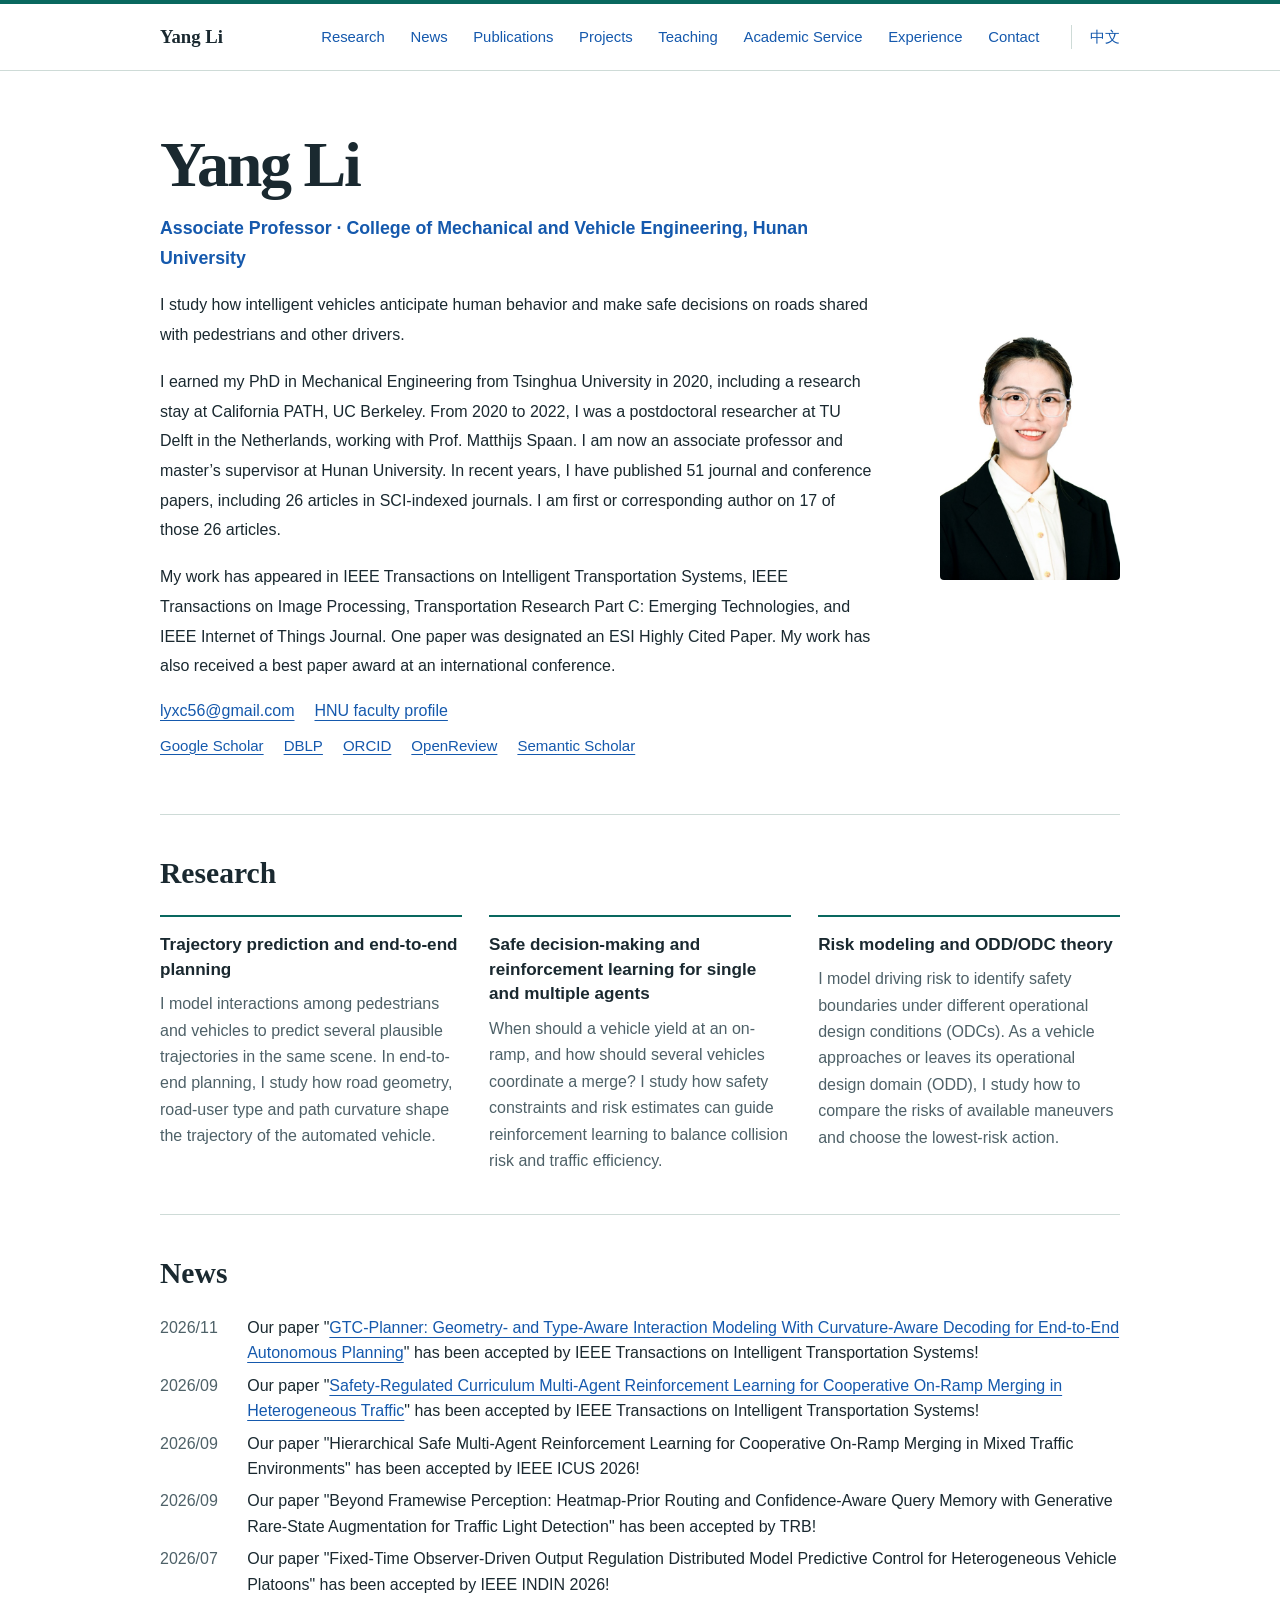
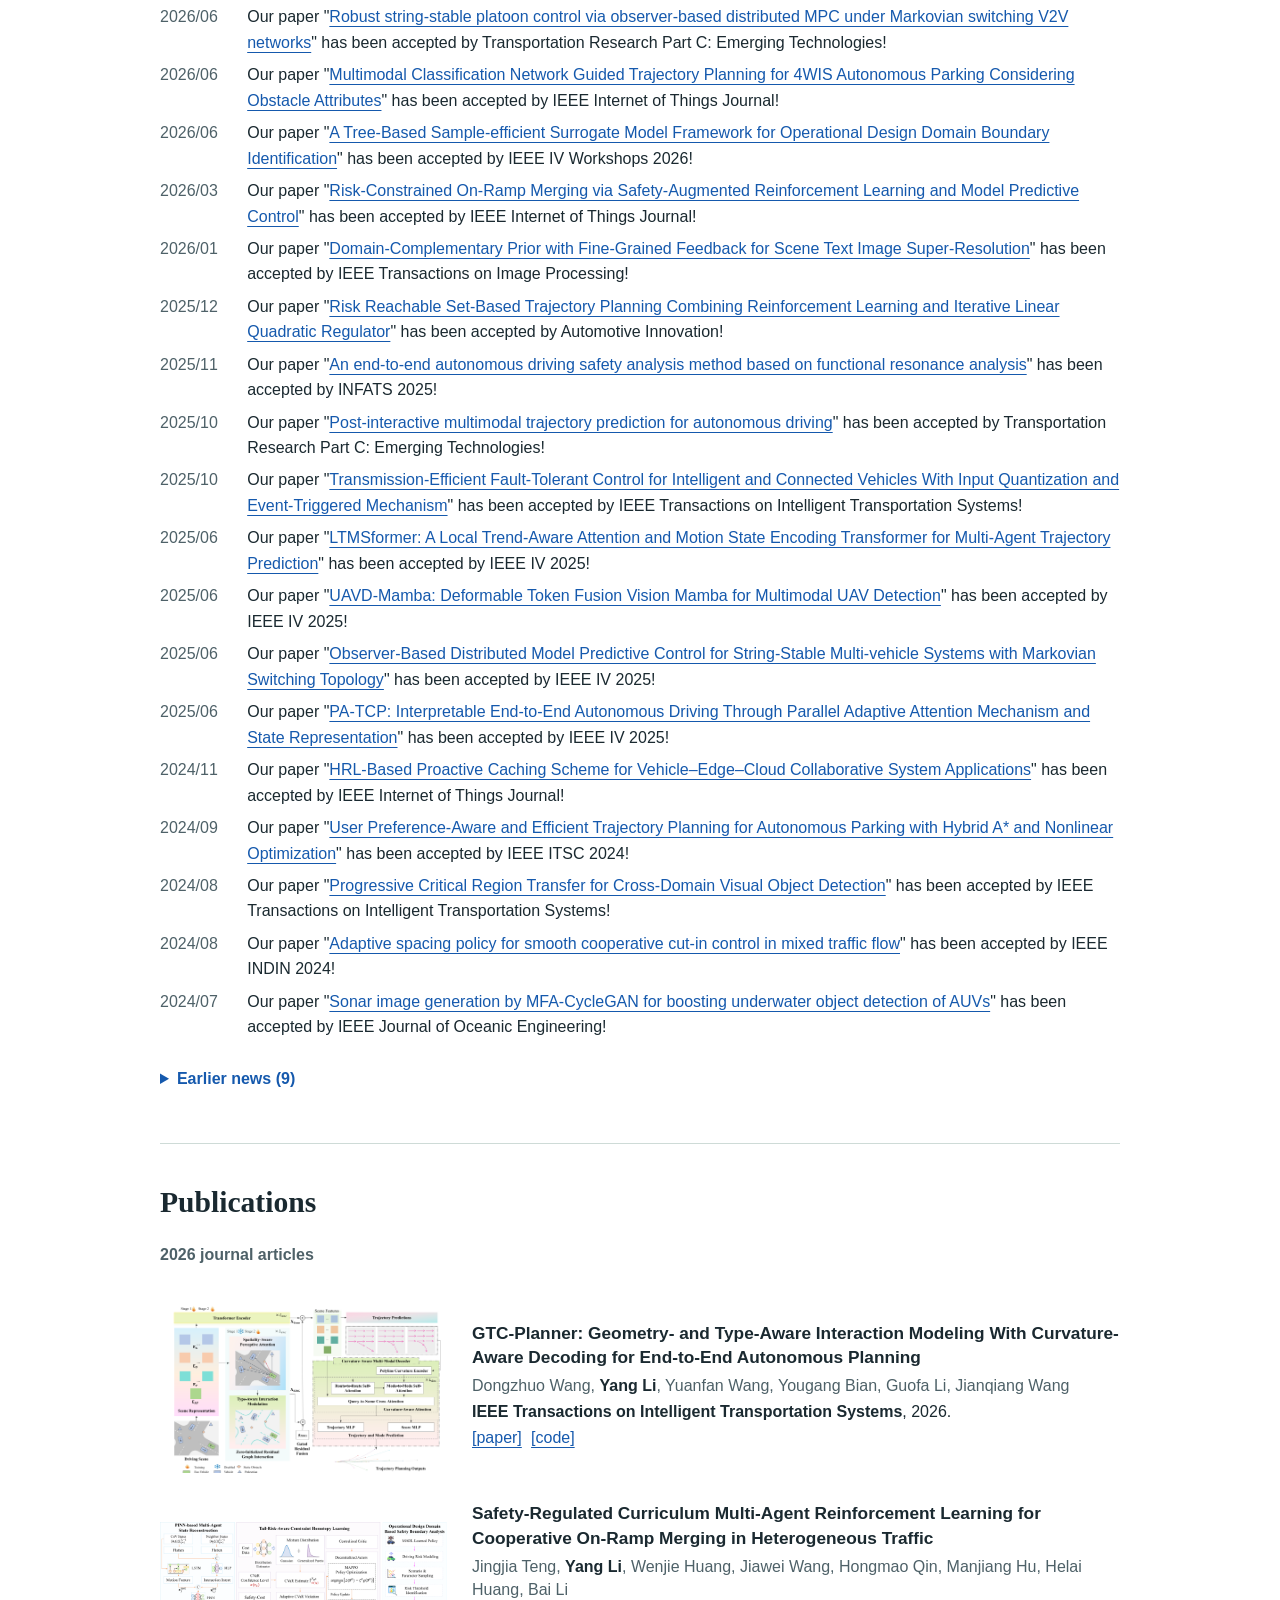
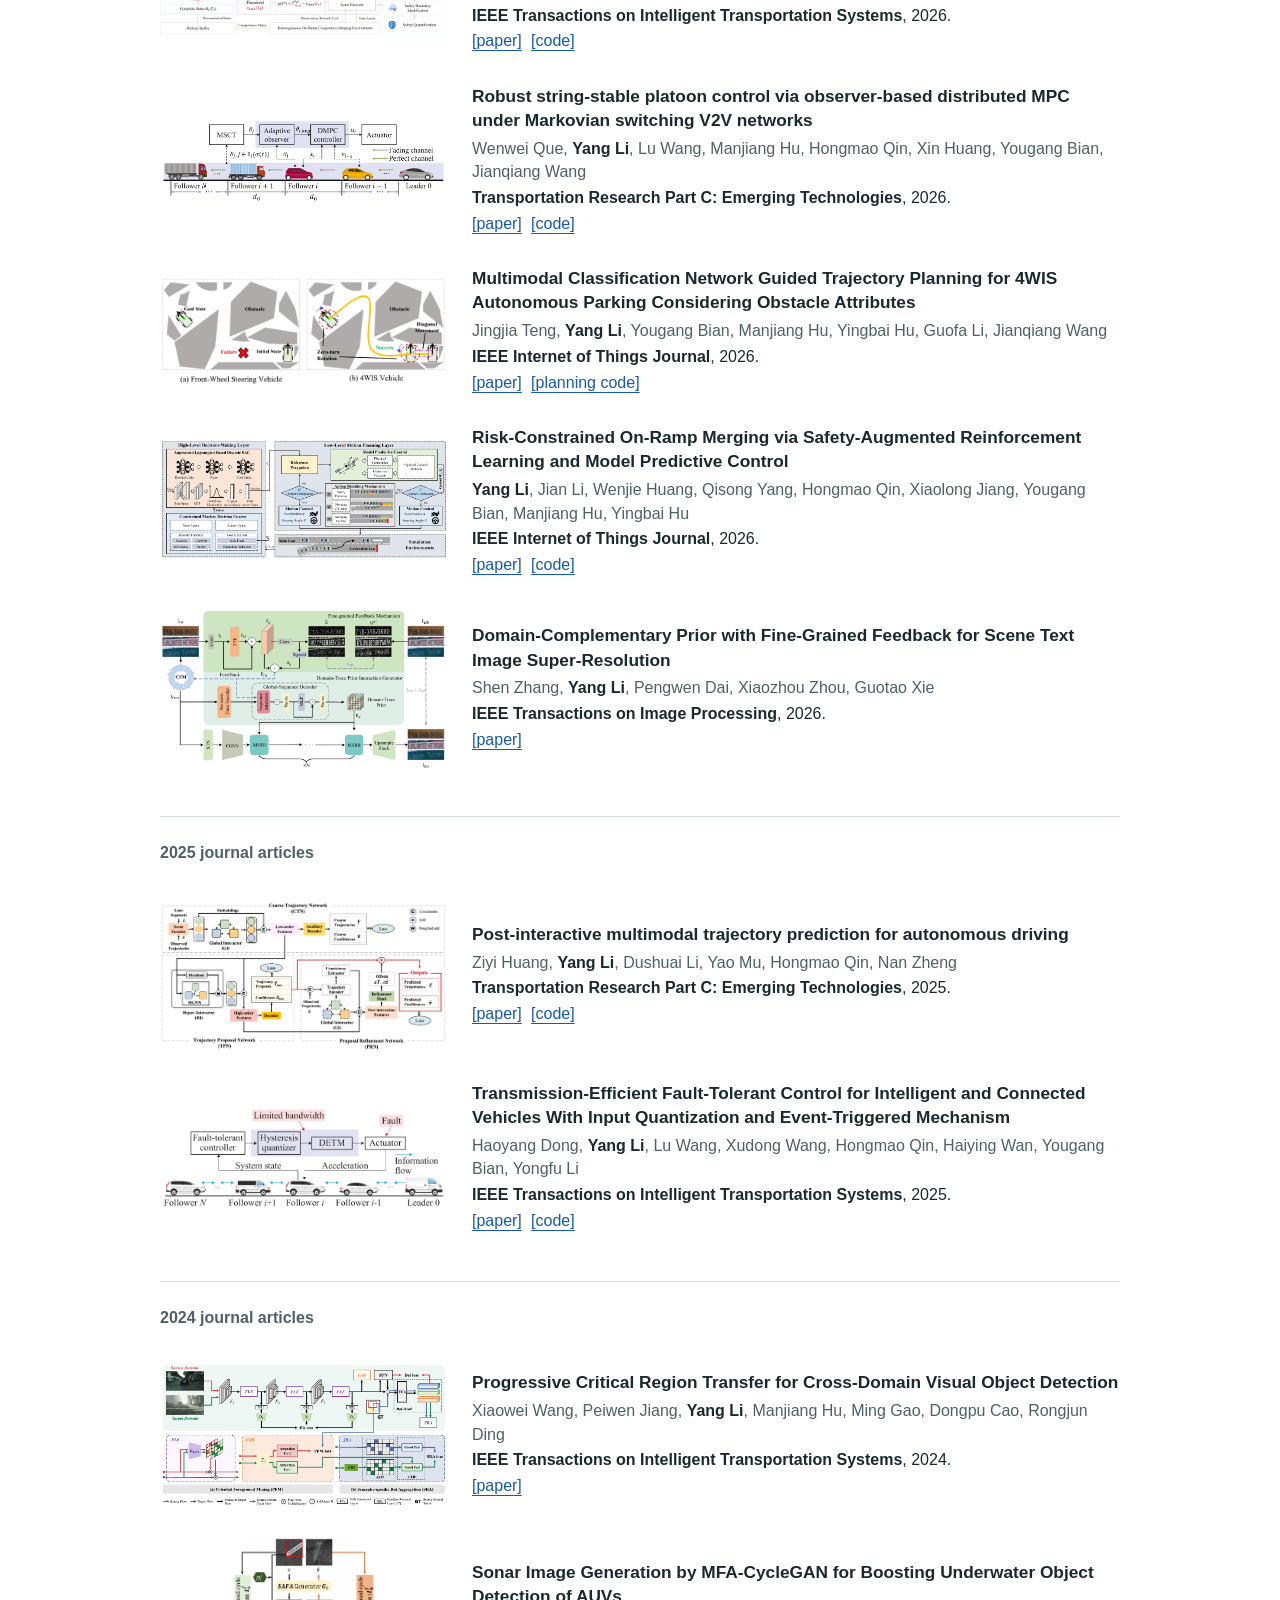
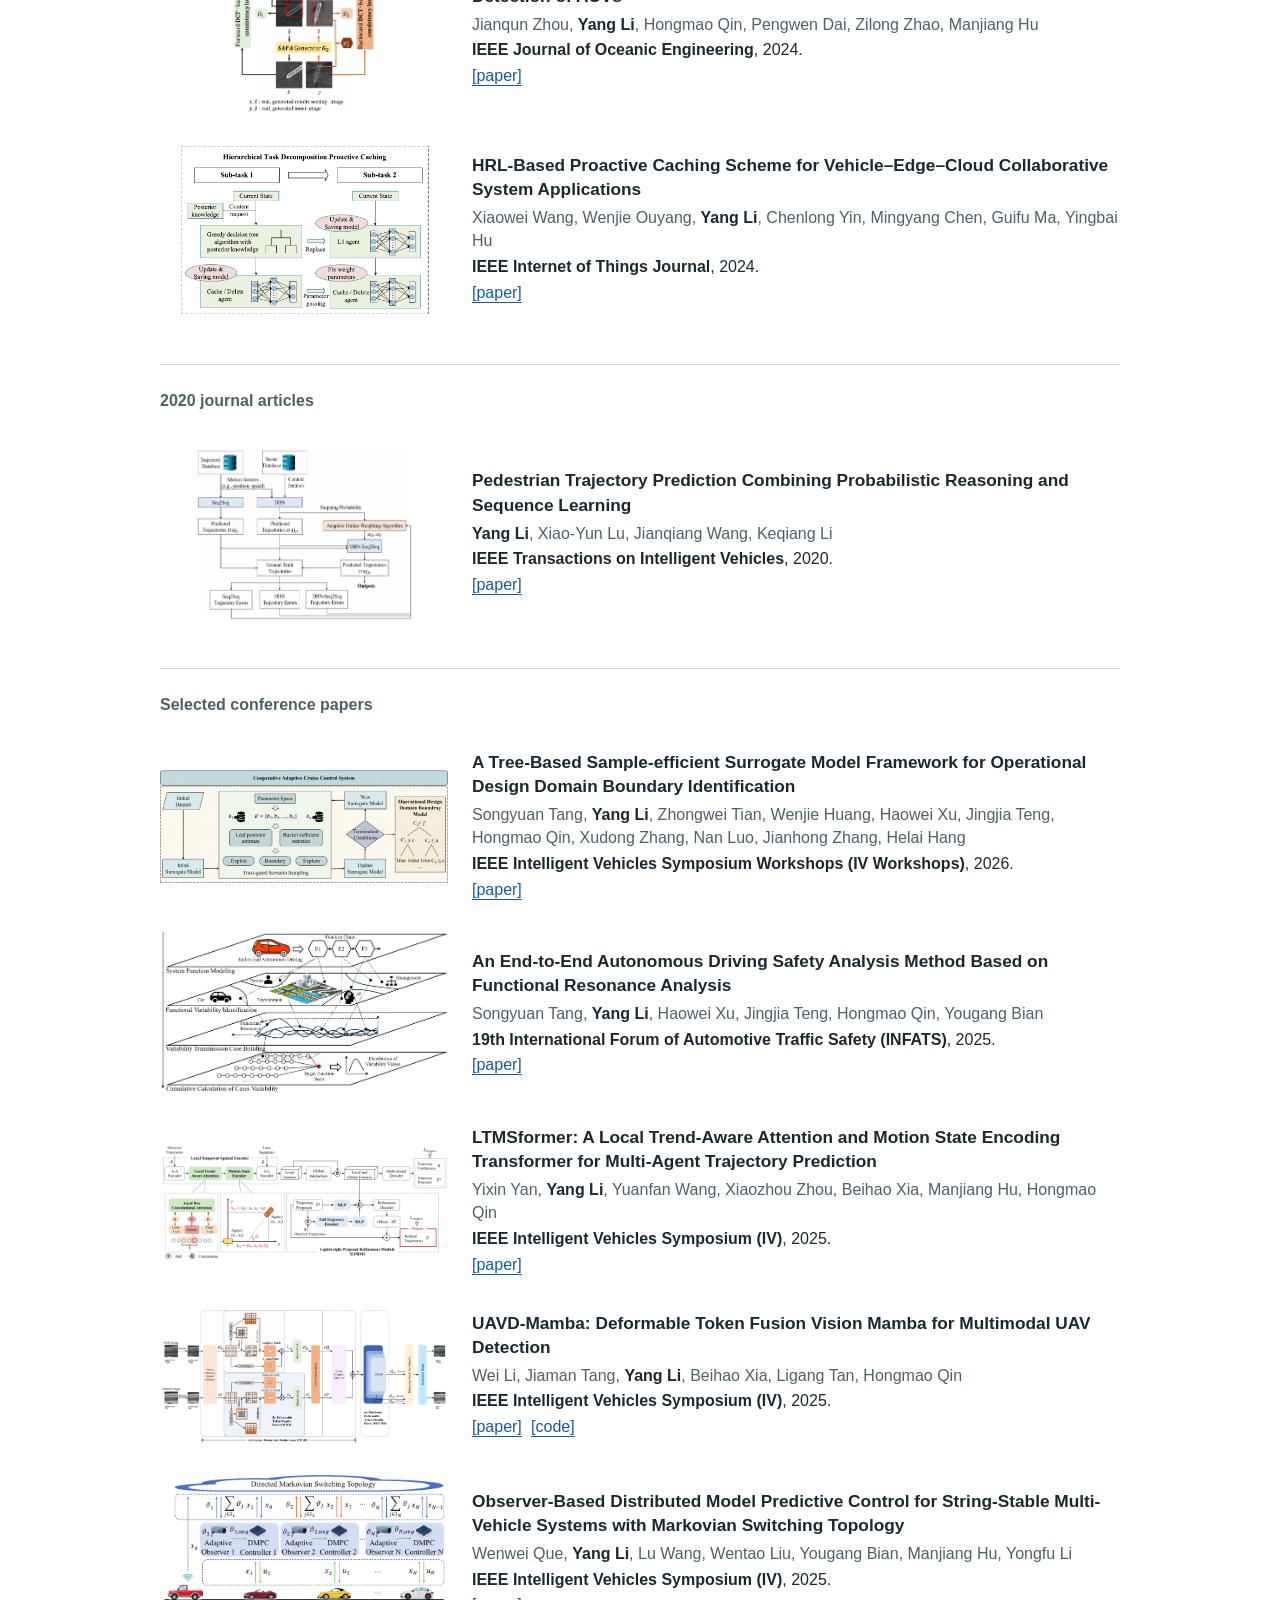
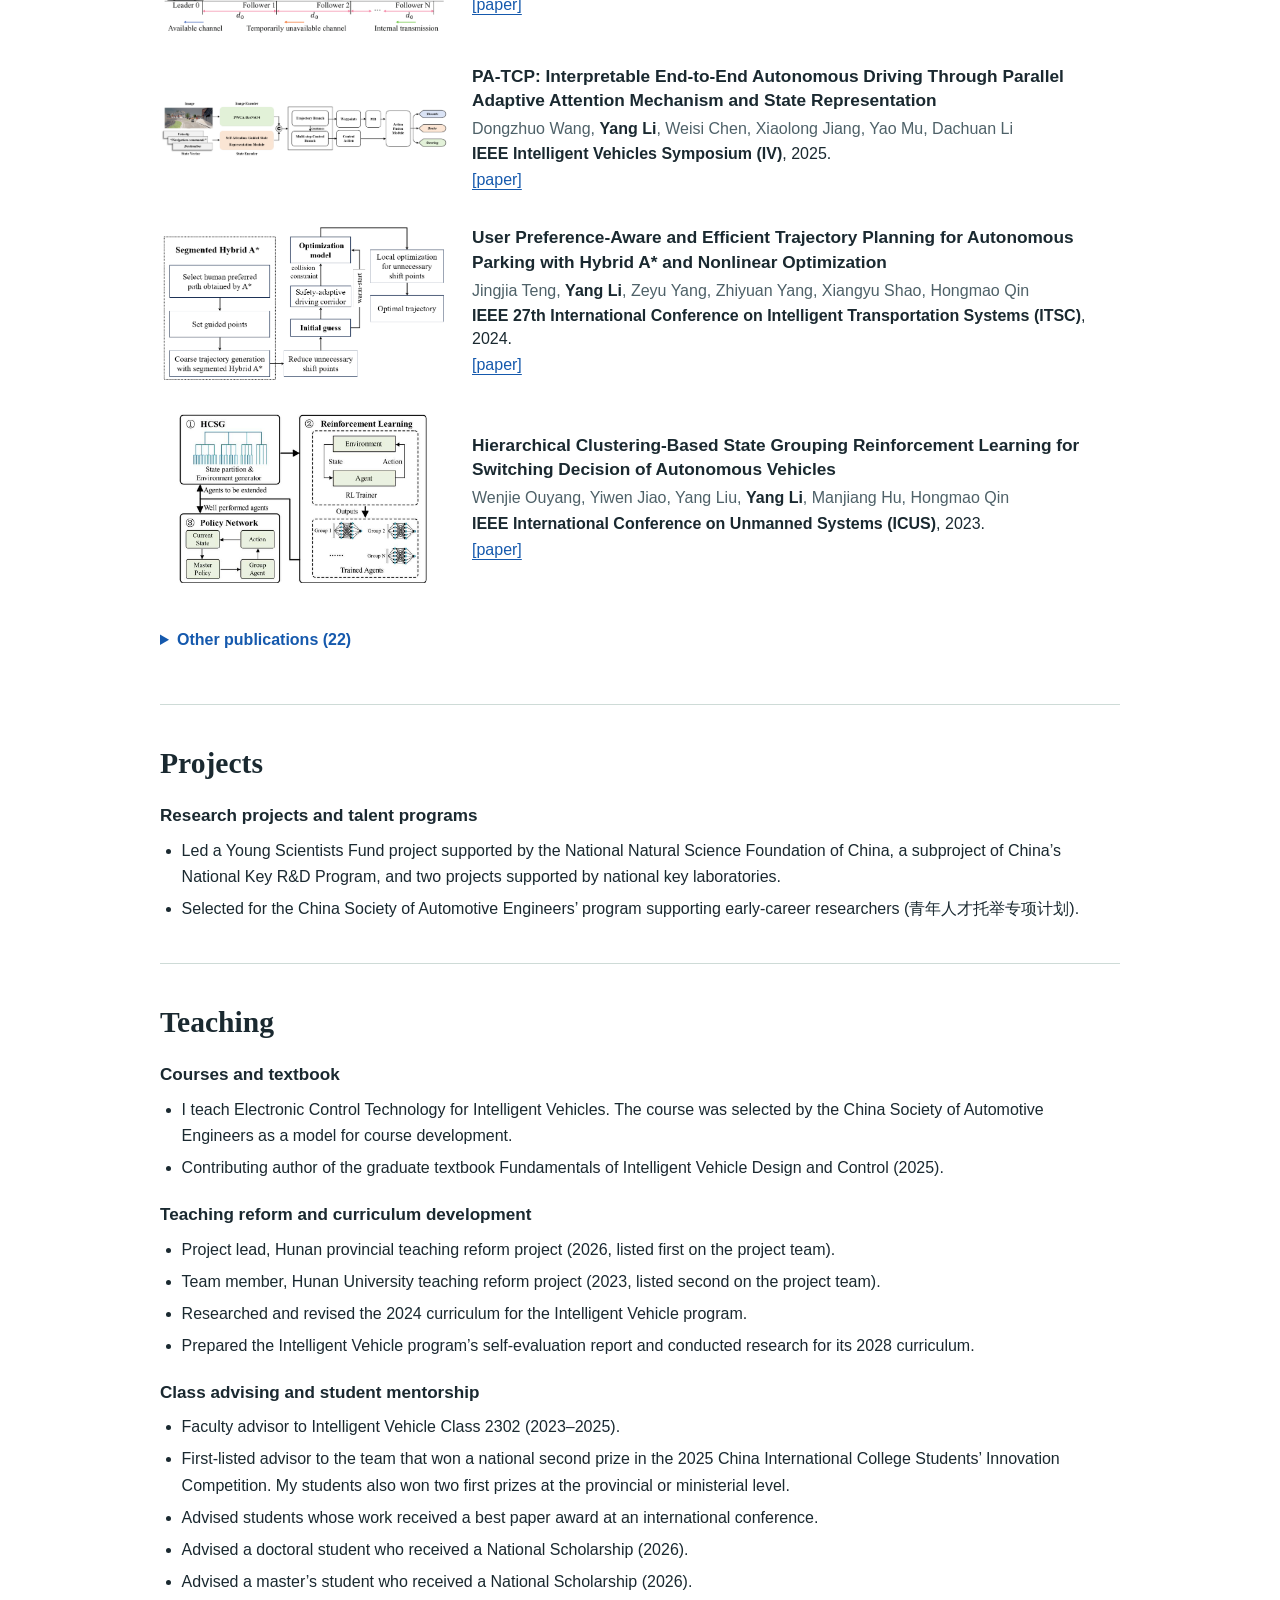
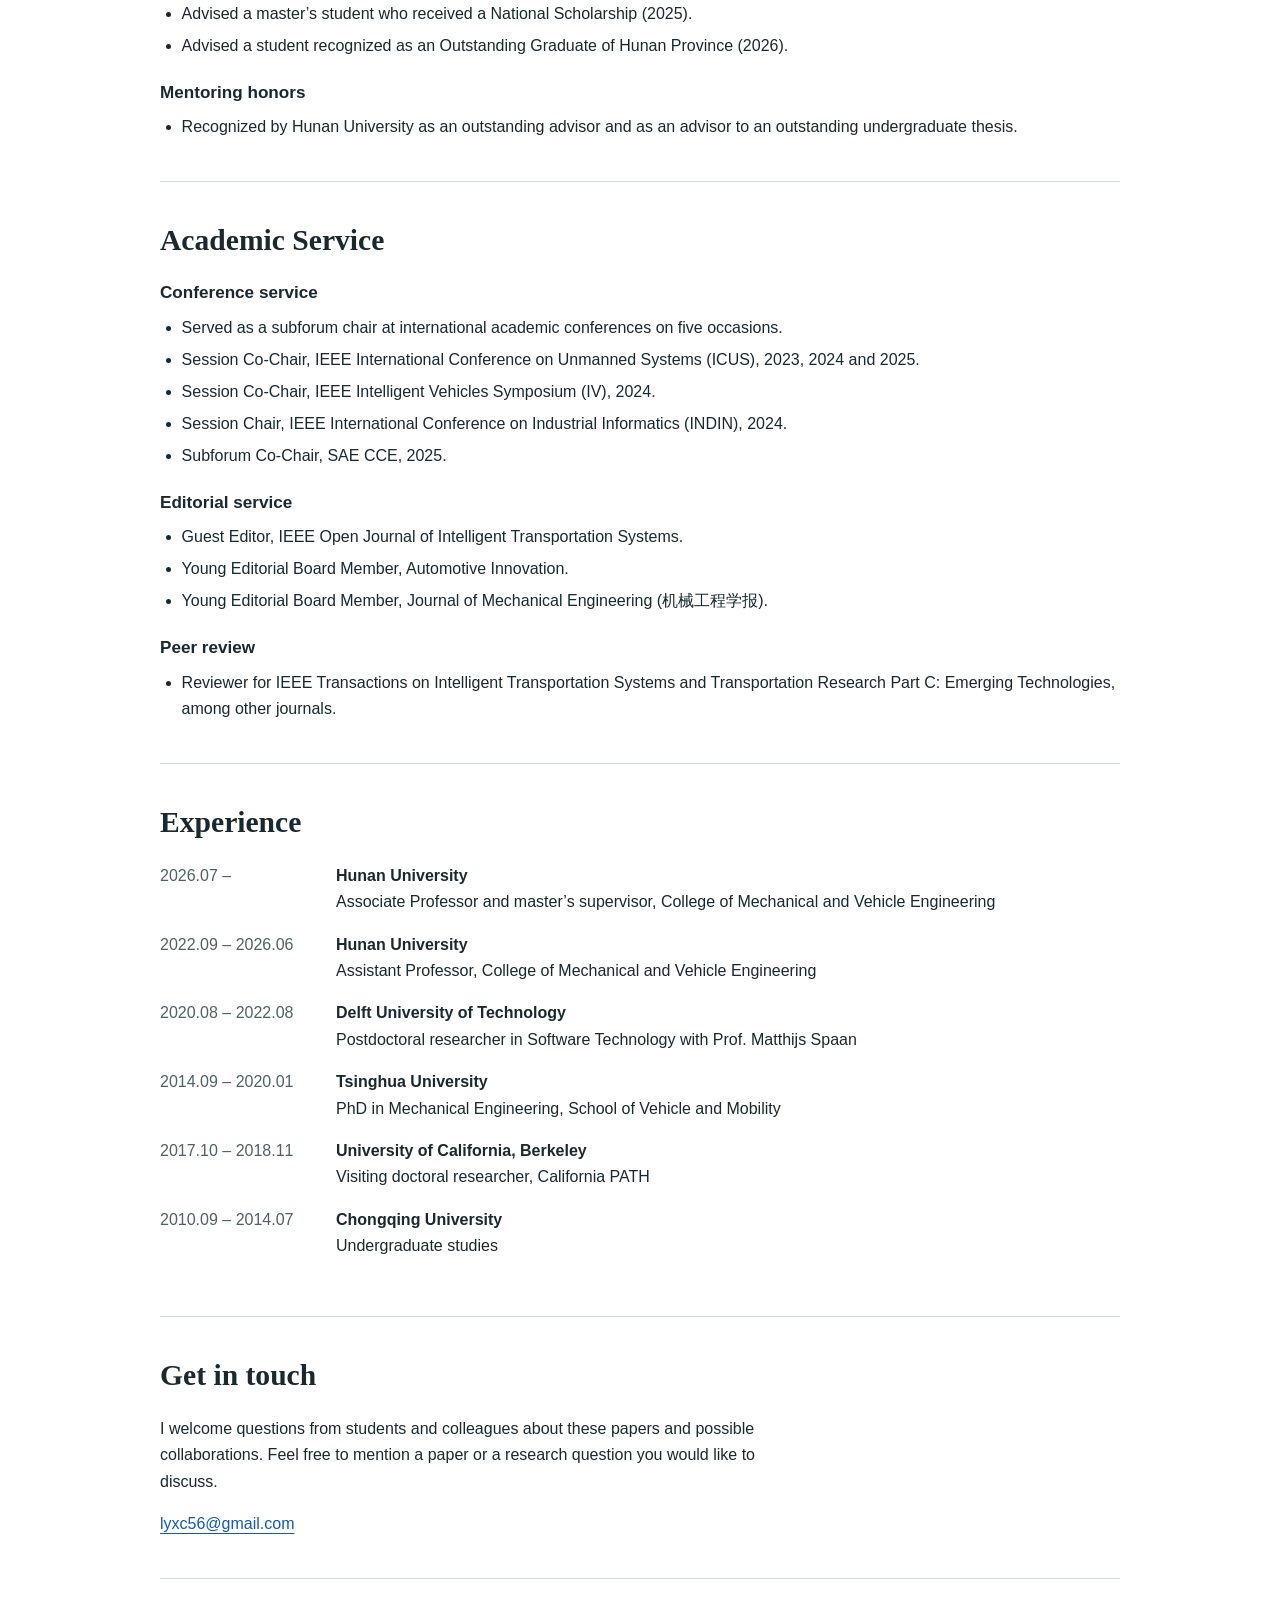
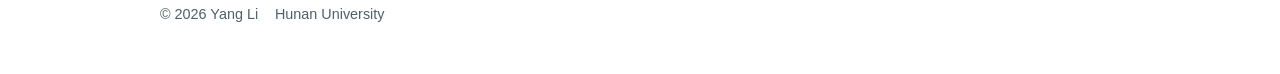
<file: index.html>
<!doctype html>
<html lang="en"><head><meta charset="utf-8"><meta name="viewport" content="width=device-width, initial-scale=1">
<title>Yang Li · Hunan University</title><meta name="description" content="Yang Li, Associate Professor at Hunan University. Research on autonomous driving, pedestrian trajectory prediction and driving risk assessment.">
<link rel="alternate" hreflang="en" href="index.html"><link rel="alternate" hreflang="zh-CN" href="zh.html"><link rel="stylesheet" href="style.css"></head>
<body><a class="skip" href="#main">Skip to content</a>
<header><div class="bar"><a class="signature" href="#main">Yang Li</a><nav><a href="#research">Research</a><a href="#news">News</a><a href="#publications">Publications</a><a href="#projects">Projects</a><a href="#teaching">Teaching</a><a href="#service">Academic Service</a><a href="#experience">Experience</a><a href="#contact">Contact</a></nav>
<a class="language" href="zh.html" lang="zh-CN">中文</a></div></header>
<main id="main"><section class="hero"><div><h1>Yang Li</h1>
<p class="position">Associate Professor · College of Mechanical and Vehicle Engineering, Hunan University</p><p class="bio">I study how intelligent vehicles anticipate human behavior and make safe decisions on roads shared with pedestrians and other drivers.</p><p class="bio">I earned my PhD in Mechanical Engineering from Tsinghua University in 2020, including a research stay at California PATH, UC Berkeley. From 2020 to 2022, I was a postdoctoral researcher at TU Delft in the Netherlands, working with Prof. Matthijs Spaan. I am now an associate professor and master’s supervisor at Hunan University. In recent years, I have published 51 journal and conference papers, including 26 articles in SCI-indexed journals. I am first or corresponding author on 17 of those 26 articles.</p><p class="bio">My work has appeared in IEEE Transactions on Intelligent Transportation Systems, IEEE Transactions on Image Processing, Transportation Research Part C: Emerging Technologies, and IEEE Internet of Things Journal. One paper was designated an ESI Highly Cited Paper. My work has also received a best paper award at an international conference.</p>
<div class="links"><a href="mailto:lyxc56@gmail.com">lyxc56@gmail.com</a> <a href="https://grzy.hnu.edu.cn/site/index/liyang2">HNU faculty profile</a></div>
<div class="links profiles"><a href="https://scholar.google.ca/citations?user=jsO5m0UAAAAJ&amp;hl=en">Google Scholar</a> <a href="https://dblp.org/pid/37/4190-93.html">DBLP</a> <a href="https://orcid.org/0000-0003-3109-0953">ORCID</a> <a href="https://openreview.net/profile?id=%7EYang_Li58">OpenReview</a> <a href="https://www.semanticscholar.org/author/Yang-Li/2254290458">Semantic Scholar</a></div></div>
<a class="portrait" href="https://hive-lab.hnu.edu.cn/info/1015/1866.htm" aria-label="View profile at the HNU intelligent vehicles group"><img src="assets/portrait.jpg" alt="Yang Li" width="527" height="800"></a></section>
<section id="research"><h2>Research</h2><div class="research"><article><h3>Trajectory prediction and end-to-end planning</h3><p>I model interactions among pedestrians and vehicles to predict several plausible trajectories in the same scene. In end-to-end planning, I study how road geometry, road-user type and path curvature shape the trajectory of the automated vehicle.</p></article><article><h3>Safe decision-making and reinforcement learning for single and multiple agents</h3><p>When should a vehicle yield at an on-ramp, and how should several vehicles coordinate a merge? I study how safety constraints and risk estimates can guide reinforcement learning to balance collision risk and traffic efficiency.</p></article><article><h3>Risk modeling and ODD/ODC theory</h3><p>I model driving risk to identify safety boundaries under different operational design conditions (ODCs). As a vehicle approaches or leaves its operational design domain (ODD), I study how to compare the risks of available maneuvers and choose the lowest-risk action.</p></article></div></section>
<section id="news"><h2>News</h2><ul class="news-list"><li><time datetime="2026-11">2026/11</time><span>Our paper "<span lang="en"><a href="https://doi.org/10.1109/tits.2026.3743356">GTC-Planner: Geometry- and Type-Aware Interaction Modeling With Curvature-Aware Decoding for End-to-End Autonomous Planning</a></span>" has been accepted by IEEE Transactions on Intelligent Transportation Systems!</span></li><li><time datetime="2026-09">2026/09</time><span>Our paper "<span lang="en"><a href="https://doi.org/10.1109/tits.2026.3729124">Safety-Regulated Curriculum Multi-Agent Reinforcement Learning for Cooperative On-Ramp Merging in Heterogeneous Traffic</a></span>" has been accepted by IEEE Transactions on Intelligent Transportation Systems!</span></li><li><time datetime="2026-09">2026/09</time><span>Our paper "<span lang="en">Hierarchical Safe Multi-Agent Reinforcement Learning for Cooperative On-Ramp Merging in Mixed Traffic Environments</span>" has been accepted by IEEE ICUS 2026!</span></li><li><time datetime="2026-09">2026/09</time><span>Our paper "<span lang="en">Beyond Framewise Perception: Heatmap-Prior Routing and Confidence-Aware Query Memory with Generative Rare-State Augmentation for Traffic Light Detection</span>" has been accepted by TRB!</span></li><li><time datetime="2026-07">2026/07</time><span>Our paper "<span lang="en">Fixed-Time Observer-Driven Output Regulation Distributed Model Predictive Control for Heterogeneous Vehicle Platoons</span>" has been accepted by IEEE INDIN 2026!</span></li><li><time datetime="2026-06">2026/06</time><span>Our paper "<span lang="en"><a href="https://doi.org/10.1016/j.trc.2026.105641">Robust string-stable platoon control via observer-based distributed MPC under Markovian switching V2V networks</a></span>" has been accepted by Transportation Research Part C: Emerging Technologies!</span></li><li><time datetime="2026-06">2026/06</time><span>Our paper "<span lang="en"><a href="https://doi.org/10.1109/jiot.2026.3678248">Multimodal Classification Network Guided Trajectory Planning for 4WIS Autonomous Parking Considering Obstacle Attributes</a></span>" has been accepted by IEEE Internet of Things Journal!</span></li><li><time datetime="2026-06">2026/06</time><span>Our paper "<span lang="en"><a href="https://doi.org/10.1109/ivworkshops71735.2026.11624131">A Tree-Based Sample-efficient Surrogate Model Framework for Operational Design Domain Boundary Identification</a></span>" has been accepted by IEEE IV Workshops 2026!</span></li><li><time datetime="2026-03">2026/03</time><span>Our paper "<span lang="en"><a href="https://doi.org/10.1109/jiot.2026.3676898">Risk-Constrained On-Ramp Merging via Safety-Augmented Reinforcement Learning and Model Predictive Control</a></span>" has been accepted by IEEE Internet of Things Journal!</span></li><li><time datetime="2026-01">2026/01</time><span>Our paper "<span lang="en"><a href="https://doi.org/10.1109/tip.2026.3657246">Domain-Complementary Prior with Fine-Grained Feedback for Scene Text Image Super-Resolution</a></span>" has been accepted by IEEE Transactions on Image Processing!</span></li><li><time datetime="2025-12">2025/12</time><span>Our paper "<span lang="en"><a href="https://arxiv.org/abs/2503.17398">Risk Reachable Set-Based Trajectory Planning Combining Reinforcement Learning and Iterative Linear Quadratic Regulator</a></span>" has been accepted by Automotive Innovation!</span></li><li><time datetime="2025-11">2025/11</time><span>Our paper "<span lang="en"><a href="https://infats.hnu.edu.cn/info/1212/4394.htm">An end-to-end autonomous driving safety analysis method based on functional resonance analysis</a></span>" has been accepted by INFATS 2025!</span></li><li><time datetime="2025-10">2025/10</time><span>Our paper "<span lang="en"><a href="https://doi.org/10.1016/j.trc.2025.105271">Post-interactive multimodal trajectory prediction for autonomous driving</a></span>" has been accepted by Transportation Research Part C: Emerging Technologies!</span></li><li><time datetime="2025-10">2025/10</time><span>Our paper "<span lang="en"><a href="https://doi.org/10.1109/tits.2025.3579038">Transmission-Efficient Fault-Tolerant Control for Intelligent and Connected Vehicles With Input Quantization and Event-Triggered Mechanism</a></span>" has been accepted by IEEE Transactions on Intelligent Transportation Systems!</span></li><li><time datetime="2025-06">2025/06</time><span>Our paper "<span lang="en"><a href="https://doi.org/10.1109/iv64158.2025.11097455">LTMSformer: A Local Trend-Aware Attention and Motion State Encoding Transformer for Multi-Agent Trajectory Prediction</a></span>" has been accepted by IEEE IV 2025!</span></li><li><time datetime="2025-06">2025/06</time><span>Our paper "<span lang="en"><a href="https://doi.org/10.1109/iv64158.2025.11097442">UAVD-Mamba: Deformable Token Fusion Vision Mamba for Multimodal UAV Detection</a></span>" has been accepted by IEEE IV 2025!</span></li><li><time datetime="2025-06">2025/06</time><span>Our paper "<span lang="en"><a href="https://doi.org/10.1109/iv64158.2025.11097668">Observer-Based Distributed Model Predictive Control for String-Stable Multi-vehicle Systems with Markovian Switching Topology</a></span>" has been accepted by IEEE IV 2025!</span></li><li><time datetime="2025-06">2025/06</time><span>Our paper "<span lang="en"><a href="https://doi.org/10.1109/iv64158.2025.11097569">PA-TCP: Interpretable End-to-End Autonomous Driving Through Parallel Adaptive Attention Mechanism and State Representation</a></span>" has been accepted by IEEE IV 2025!</span></li><li><time datetime="2024-11">2024/11</time><span>Our paper "<span lang="en"><a href="https://doi.org/10.1109/jiot.2024.3506713">HRL-Based Proactive Caching Scheme for Vehicle–Edge–Cloud Collaborative System Applications</a></span>" has been accepted by IEEE Internet of Things Journal!</span></li><li><time datetime="2024-09">2024/09</time><span>Our paper "<span lang="en"><a href="https://doi.org/10.1109/itsc58415.2024.10919710">User Preference-Aware and Efficient Trajectory Planning for Autonomous Parking with Hybrid A* and Nonlinear Optimization</a></span>" has been accepted by IEEE ITSC 2024!</span></li><li><time datetime="2024-08">2024/08</time><span>Our paper "<span lang="en"><a href="https://doi.org/10.1109/tits.2024.3382841">Progressive Critical Region Transfer for Cross-Domain Visual Object Detection</a></span>" has been accepted by IEEE Transactions on Intelligent Transportation Systems!</span></li><li><time datetime="2024-08">2024/08</time><span>Our paper "<span lang="en"><a href="https://doi.org/10.1109/indin58382.2024.10774505">Adaptive spacing policy for smooth cooperative cut-in control in mixed traffic flow</a></span>" has been accepted by IEEE INDIN 2024!</span></li><li><time datetime="2024-07">2024/07</time><span>Our paper "<span lang="en"><a href="https://doi.org/10.1109/joe.2024.3350746">Sonar image generation by MFA-CycleGAN for boosting underwater object detection of AUVs</a></span>" has been accepted by IEEE Journal of Oceanic Engineering!</span></li></ul><details><summary>Earlier news (9)</summary><ul class="news-list"><li><time datetime="2023-10">2023/10</time><span>Our paper "<span lang="en"><a href="https://doi.org/10.1109/ICUS58632.2023.10318413">Hierarchical Clustering-Based State Grouping Reinforcement Learning for Switching Decision of Autonomous Vehicles</a></span>" has been accepted by IEEE ICUS 2023!</span></li><li><time datetime="2020">2020</time><span>Our paper "<span lang="en"><a href="https://doi.org/10.1109/TIV.2020.2966117">Pedestrian trajectory prediction combining probabilistic reasoning and sequence learning</a></span>" has been accepted by IEEE Transactions on Intelligent Vehicles!</span></li><li><time datetime="2020">2020</time><span>Our paper "<span lang="en"><a href="https://doi.org/10.1109/MITS.2019.2907633">Threat assessment techniques in intelligent vehicles: A comparative survey</a></span>" has been accepted by IEEE Intelligent Transportation Systems Magazine!</span></li><li><time datetime="2019-10">2019/10</time><span>Our paper "<span lang="en"><a href="https://doi.org/10.1109/ITSC.2019.8916926">Pedestrian Trajectory Prediction at Un-Signalized Intersection Using Probabilistic Reasoning and Sequence Learning</a></span>" has been accepted by IEEE ITSC 2019!</span></li><li><time datetime="2019-06">2019/06</time><span>Our paper "<span lang="en"><a href="https://doi.org/10.1109/IVS.2019.8814183">Pedestrian Trajectory Prediction with Learning-based Approaches: A Comparative Study</a></span>" has been accepted by IEEE IV 2019!</span></li><li><time datetime="2018">2018</time><span>Our paper "<span lang="en"><a href="https://doi.org/10.1016/j.aap.2017.05.009">Crash probability estimation via quantifying driver hazard perception</a></span>" has been accepted by Accident Analysis &amp; Prevention!</span></li><li><time datetime="2017-08">2017/08</time><span>Our paper "<span lang="en"><a href="https://doi.org/10.1109/ICTIS.2017.8047829">Braking assistance algorithm considering driver characteristics at signalized intersection</a></span>" has been accepted by ICTIS 2017!</span></li><li><time datetime="2017">2017</time><span>Our paper "<span lang="en"><a href="https://doi.org/10.1007/s11771-017-3553-2">Model calibration concerning risk coefficients of driving safety field model</a></span>" has been accepted by Journal of Central South University!</span></li><li><time datetime="2016-11">2016/11</time><span>Our paper "<span lang="en"><a href="https://doi.org/10.1109/ITSC.2016.7795923">Evaluation of Forward Collision Avoidance system using driver&#x27;s hazard perception</a></span>" has been accepted by IEEE ITSC 2016!</span></li></ul></details></section>
<section id="publications"><h2>Publications</h2>
<h3 class="publication-year">2026 journal articles</h3><article class="publication">
<a class="method-figure" href="assets/gtc-planner.png"><img src="assets/gtc-planner.png" alt="GTC-Planner architecture (Fig. 2)" loading="lazy"></a>
<div><h4 lang="en"><a href="https://doi.org/10.1109/tits.2026.3743356">GTC-Planner: Geometry- and Type-Aware Interaction Modeling With Curvature-Aware Decoding for End-to-End Autonomous Planning</a></h4>
<p class="authors" lang="en">Dongzhuo Wang, <strong>Yang Li</strong>, Yuanfan Wang, Yougang Bian, Guofa Li, Jianqiang Wang</p>
<p lang="en"><strong>IEEE Transactions on Intelligent Transportation Systems</strong>, 2026.</p>
<p class="publication-links"><a href="https://doi.org/10.1109/tits.2026.3743356">[paper]</a> <a href="https://github.com/wdz-phd/GTC-Planner">[code]</a></p></div>
</article><article class="publication">
<a class="method-figure" href="assets/curriculum-merging.png"><img src="assets/curriculum-merging.png" alt="Overview of the SRMARL framework (Fig. 2)" loading="lazy"></a>
<div><h4 lang="en"><a href="https://doi.org/10.1109/tits.2026.3729124">Safety-Regulated Curriculum Multi-Agent Reinforcement Learning for Cooperative On-Ramp Merging in Heterogeneous Traffic</a></h4>
<p class="authors" lang="en">Jingjia Teng, <strong>Yang Li</strong>, Wenjie Huang, Jiawei Wang, Hongmao Qin, Manjiang Hu, Helai Huang, Bai Li</p>
<p lang="en"><strong>IEEE Transactions on Intelligent Transportation Systems</strong>, 2026.</p>
<p class="publication-links"><a href="https://doi.org/10.1109/tits.2026.3729124">[paper]</a> <a href="https://github.com/Makabaka0000/SRMARL">[code]</a></p></div>
</article><article class="publication">
<a class="method-figure" href="assets/platoon.png"><img src="assets/platoon.png" alt="Distributed model predictive control framework for vehicle platoons (Fig. 1)" loading="lazy"></a>
<div><h4 lang="en"><a href="https://doi.org/10.1016/j.trc.2026.105641">Robust string-stable platoon control via observer-based distributed MPC under Markovian switching V2V networks</a></h4>
<p class="authors" lang="en">Wenwei Que, <strong>Yang Li</strong>, Lu Wang, Manjiang Hu, Hongmao Qin, Xin Huang, Yougang Bian, Jianqiang Wang</p>
<p lang="en"><strong>Transportation Research Part C: Emerging Technologies</strong>, 2026.</p>
<p class="publication-links"><a href="https://doi.org/10.1016/j.trc.2026.105641">[paper]</a> <a href="https://github.com/Yangli0505/Observer-DMPC-Platoon">[code]</a></p></div>
</article><article class="publication">
<a class="method-figure" href="assets/parking.png"><img src="assets/parking.png" alt="Obstacle avoidance paths with front-wheel steering and four-wheel independent steering (Fig. 1)" loading="lazy"></a>
<div><h4 lang="en"><a href="https://doi.org/10.1109/jiot.2026.3678248">Multimodal Classification Network Guided Trajectory Planning for 4WIS Autonomous Parking Considering Obstacle Attributes</a></h4>
<p class="authors" lang="en">Jingjia Teng, <strong>Yang Li</strong>, Yougang Bian, Manjiang Hu, Yingbai Hu, Guofa Li, Jianqiang Wang</p>
<p lang="en"><strong>IEEE Internet of Things Journal</strong>, 2026.</p>
<p class="publication-links"><a href="https://doi.org/10.1109/jiot.2026.3678248">[paper]</a> <a href="https://github.com/Makabaka0000/4WIS_Vehicle_Trajectory_planning/tree/main/planning">[planning code]</a></p></div>
</article><article class="publication">
<a class="method-figure" href="assets/sarmi.png"><img src="assets/sarmi.png" alt="High-level decision making and low-level motion planning in SARMI (Fig. 2)" loading="lazy"></a>
<div><h4 lang="en"><a href="https://doi.org/10.1109/jiot.2026.3676898">Risk-Constrained On-Ramp Merging via Safety-Augmented Reinforcement Learning and Model Predictive Control</a></h4>
<p class="authors" lang="en"><strong>Yang Li</strong>, Jian Li, Wenjie Huang, Qisong Yang, Hongmao Qin, Xiaolong Jiang, Yougang Bian, Manjiang Hu, Yingbai Hu</p>
<p lang="en"><strong>IEEE Internet of Things Journal</strong>, 2026.</p>
<p class="publication-links"><a href="https://doi.org/10.1109/jiot.2026.3676898">[paper]</a> <a href="https://github.com/Yangli0505/SARMI">[code]</a></p></div>
</article><article class="publication">
<a class="method-figure" href="assets/text-prior.png"><img src="assets/text-prior.png" alt="FDNet architecture for scene text image super-resolution (Fig. 2)" loading="lazy"></a>
<div><h4 lang="en"><a href="https://doi.org/10.1109/tip.2026.3657246">Domain-Complementary Prior with Fine-Grained Feedback for Scene Text Image Super-Resolution</a></h4>
<p class="authors" lang="en">Shen Zhang, <strong>Yang Li</strong>, Pengwen Dai, Xiaozhou Zhou, Guotao Xie</p>
<p lang="en"><strong>IEEE Transactions on Image Processing</strong>, 2026.</p>
<p class="publication-links"><a href="https://doi.org/10.1109/tip.2026.3657246">[paper]</a></p></div>
</article><h3 class="publication-year">2025 journal articles</h3><article class="publication">
<a class="method-figure" href="assets/pioformer.png"><img src="assets/pioformer.png" alt="Three stages of trajectory prediction in Pioformer (Fig. 2)" loading="lazy"></a>
<div><h4 lang="en"><a href="https://doi.org/10.1016/j.trc.2025.105271">Post-interactive multimodal trajectory prediction for autonomous driving</a></h4>
<p class="authors" lang="en">Ziyi Huang, <strong>Yang Li</strong>, Dushuai Li, Yao Mu, Hongmao Qin, Nan Zheng</p>
<p lang="en"><strong>Transportation Research Part C: Emerging Technologies</strong>, 2025.</p>
<p class="publication-links"><a href="https://doi.org/10.1016/j.trc.2025.105271">[paper]</a> <a href="https://github.com/Yangli0505/Pioformer">[code]</a></p></div>
</article><article class="publication">
<a class="method-figure" href="assets/teftc.png"><img src="assets/teftc.png" alt="Fault-tolerant platoon control with input quantization and dynamic event triggering (Fig. 1)" loading="lazy"></a>
<div><h4 lang="en"><a href="https://doi.org/10.1109/TITS.2025.3579038">Transmission-Efficient Fault-Tolerant Control for Intelligent and Connected Vehicles With Input Quantization and Event-Triggered Mechanism</a></h4>
<p class="authors" lang="en">Haoyang Dong, <strong>Yang Li</strong>, Lu Wang, Xudong Wang, Hongmao Qin, Haiying Wan, Yougang Bian, Yongfu Li</p>
<p lang="en"><strong>IEEE Transactions on Intelligent Transportation Systems</strong>, 2025.</p>
<p class="publication-links"><a href="https://doi.org/10.1109/TITS.2025.3579038">[paper]</a> <a href="https://github.com/Yangli0505/TEFTC-ICV">[code]</a></p></div>
</article><h3 class="publication-year">2024 journal articles</h3><article class="publication">
<a class="method-figure" href="assets/critical-region.png"><img src="assets/critical-region.png" alt="Training framework for transferring critical regions across detection domains (Fig. 1)" loading="lazy"></a>
<div><h4 lang="en"><a href="https://doi.org/10.1109/TITS.2024.3382841">Progressive Critical Region Transfer for Cross-Domain Visual Object Detection</a></h4>
<p class="authors" lang="en">Xiaowei Wang, Peiwen Jiang, <strong>Yang Li</strong>, Manjiang Hu, Ming Gao, Dongpu Cao, Rongjun Ding</p>
<p lang="en"><strong>IEEE Transactions on Intelligent Transportation Systems</strong>, 2024.</p>
<p class="publication-links"><a href="https://doi.org/10.1109/TITS.2024.3382841">[paper]</a></p></div>
</article><article class="publication">
<a class="method-figure" href="assets/mfa-cyclegan.png"><img src="assets/mfa-cyclegan.png" alt="Architecture of MFA-CycleGAN for sonar image generation (Fig. 4)" loading="lazy"></a>
<div><h4 lang="en"><a href="https://doi.org/10.1109/JOE.2024.3350746">Sonar Image Generation by MFA-CycleGAN for Boosting Underwater Object Detection of AUVs</a></h4>
<p class="authors" lang="en">Jianqun Zhou, <strong>Yang Li</strong>, Hongmao Qin, Pengwen Dai, Zilong Zhao, Manjiang Hu</p>
<p lang="en"><strong>IEEE Journal of Oceanic Engineering</strong>, 2024.</p>
<p class="publication-links"><a href="https://doi.org/10.1109/JOE.2024.3350746">[paper]</a></p></div>
</article><article class="publication">
<a class="method-figure" href="assets/hrl-cache.png"><img src="assets/hrl-cache.png" alt="Two-stage training framework for hierarchical task-decomposed proactive caching (Fig. 5)" loading="lazy"></a>
<div><h4 lang="en"><a href="https://doi.org/10.1109/JIOT.2024.3506713">HRL-Based Proactive Caching Scheme for Vehicle–Edge–Cloud Collaborative System Applications</a></h4>
<p class="authors" lang="en">Xiaowei Wang, Wenjie Ouyang, <strong>Yang Li</strong>, Chenlong Yin, Mingyang Chen, Guifu Ma, Yingbai Hu</p>
<p lang="en"><strong>IEEE Internet of Things Journal</strong>, 2024.</p>
<p class="publication-links"><a href="https://doi.org/10.1109/JIOT.2024.3506713">[paper]</a></p></div>
</article><h3 class="publication-year">2020 journal articles</h3><article class="publication">
<a class="method-figure" href="assets/pedestrian-sequence.png"><img src="assets/pedestrian-sequence.png" alt="Pedestrian trajectory prediction with adaptive weighting of DBN and Seq2Seq predictions (Fig. 2)" loading="lazy"></a>
<div><h4 lang="en"><a href="https://doi.org/10.1109/TIV.2020.2966117">Pedestrian Trajectory Prediction Combining Probabilistic Reasoning and Sequence Learning</a></h4>
<p class="authors" lang="en"><strong>Yang Li</strong>, Xiao-Yun Lu, Jianqiang Wang, Keqiang Li</p>
<p lang="en"><strong>IEEE Transactions on Intelligent Vehicles</strong>, 2020.</p>
<p class="publication-links"><a href="https://doi.org/10.1109/TIV.2020.2966117">[paper]</a></p></div>
</article>
<h3 id="conference-papers" class="publication-year">Selected conference papers</h3>
<article class="publication">
<a class="method-figure" href="assets/odd-tree.png"><img src="assets/odd-tree.png" alt="Tree-based surrogate model and active sampling for operational design domain boundary identification (Fig. 2)" loading="lazy"></a>
<div><h4 lang="en"><a href="https://doi.org/10.1109/ivworkshops71735.2026.11624131">A Tree-Based Sample-efficient Surrogate Model Framework for Operational Design Domain Boundary Identification</a></h4>
<p class="authors" lang="en">Songyuan Tang, <strong>Yang Li</strong>, Zhongwei Tian, Wenjie Huang, Haowei Xu, Jingjia Teng, Hongmao Qin, Xudong Zhang, Nan Luo, Jianhong Zhang, Helai Hang</p>
<p lang="en"><strong>IEEE Intelligent Vehicles Symposium Workshops (IV Workshops)</strong>, 2026.</p>
<p class="publication-links"><a href="https://doi.org/10.1109/ivworkshops71735.2026.11624131">[paper]</a></p></div>
</article>
<article class="publication">
<a class="method-figure" href="assets/fram-driving.png"><img src="assets/fram-driving.png" alt="Functional resonance analysis framework for end-to-end autonomous driving (Fig. 1)" loading="lazy"></a>
<div><h4 lang="en"><a href="https://infats.hnu.edu.cn/info/1212/4394.htm">An End-to-End Autonomous Driving Safety Analysis Method Based on Functional Resonance Analysis</a></h4>
<p class="authors" lang="en">Songyuan Tang, <strong>Yang Li</strong>, Haowei Xu, Jingjia Teng, Hongmao Qin, Yougang Bian</p>
<p lang="en"><strong>19th International Forum of Automotive Traffic Safety (INFATS)</strong>, 2025.</p>
<p class="publication-links"><a href="https://infats.hnu.edu.cn/info/1212/4394.htm">[paper]</a></p></div>
</article>
<article class="publication">
<a class="method-figure" href="assets/ltmsformer.png"><img src="assets/ltmsformer.png" alt="LTMSformer network for multi-agent trajectory prediction (Fig. 2)" loading="lazy"></a>
<div><h4 lang="en"><a href="https://doi.org/10.1109/iv64158.2025.11097455">LTMSformer: A Local Trend-Aware Attention and Motion State Encoding Transformer for Multi-Agent Trajectory Prediction</a></h4>
<p class="authors" lang="en">Yixin Yan, <strong>Yang Li</strong>, Yuanfan Wang, Xiaozhou Zhou, Beihao Xia, Manjiang Hu, Hongmao Qin</p>
<p lang="en"><strong>IEEE Intelligent Vehicles Symposium (IV)</strong>, 2025.</p>
<p class="publication-links"><a href="https://doi.org/10.1109/iv64158.2025.11097455">[paper]</a></p></div>
</article>
<article class="publication">
<a class="method-figure" href="assets/uavd-mamba.png"><img src="assets/uavd-mamba.png" alt="Overview of the UAVD-Mamba RGB and infrared detection network (Fig. 2)" loading="lazy"></a>
<div><h4 lang="en"><a href="https://doi.org/10.1109/iv64158.2025.11097442">UAVD-Mamba: Deformable Token Fusion Vision Mamba for Multimodal UAV Detection</a></h4>
<p class="authors" lang="en">Wei Li, Jiaman Tang, <strong>Yang Li</strong>, Beihao Xia, Ligang Tan, Hongmao Qin</p>
<p lang="en"><strong>IEEE Intelligent Vehicles Symposium (IV)</strong>, 2025.</p>
<p class="publication-links"><a href="https://doi.org/10.1109/iv64158.2025.11097442">[paper]</a> <a href="https://github.com/GreatPlum-hnu/UAVD-Mamba">[code]</a></p></div>
</article>
<article class="publication">
<a class="method-figure" href="assets/iv-observer.png"><img src="assets/iv-observer.png" alt="Distributed predictive control framework with adaptive observers (Fig. 2)" loading="lazy"></a>
<div><h4 lang="en"><a href="https://doi.org/10.1109/iv64158.2025.11097668">Observer-Based Distributed Model Predictive Control for String-Stable Multi-Vehicle Systems with Markovian Switching Topology</a></h4>
<p class="authors" lang="en">Wenwei Que, <strong>Yang Li</strong>, Lu Wang, Wentao Liu, Yougang Bian, Manjiang Hu, Yongfu Li</p>
<p lang="en"><strong>IEEE Intelligent Vehicles Symposium (IV)</strong>, 2025.</p>
<p class="publication-links"><a href="https://doi.org/10.1109/iv64158.2025.11097668">[paper]</a></p></div>
</article>
<article class="publication">
<a class="method-figure" href="assets/pa-tcp.png"><img src="assets/pa-tcp.png" alt="Trajectory and control branches of PA-TCP (Fig. 2)" loading="lazy"></a>
<div><h4 lang="en"><a href="https://doi.org/10.1109/iv64158.2025.11097569">PA-TCP: Interpretable End-to-End Autonomous Driving Through Parallel Adaptive Attention Mechanism and State Representation</a></h4>
<p class="authors" lang="en">Dongzhuo Wang, <strong>Yang Li</strong>, Weisi Chen, Xiaolong Jiang, Yao Mu, Dachuan Li</p>
<p lang="en"><strong>IEEE Intelligent Vehicles Symposium (IV)</strong>, 2025.</p>
<p class="publication-links"><a href="https://doi.org/10.1109/iv64158.2025.11097569">[paper]</a></p></div>
</article>
<article class="publication">
<a class="method-figure" href="assets/itsc-parking.png"><img src="assets/itsc-parking.png" alt="Parking trajectory planning with segmented hybrid A* search and nonlinear optimization (Fig. 1)" loading="lazy"></a>
<div><h4 lang="en"><a href="https://doi.org/10.1109/itsc58415.2024.10919710">User Preference-Aware and Efficient Trajectory Planning for Autonomous Parking with Hybrid A* and Nonlinear Optimization</a></h4>
<p class="authors" lang="en">Jingjia Teng, <strong>Yang Li</strong>, Zeyu Yang, Zhiyuan Yang, Xiangyu Shao, Hongmao Qin</p>
<p lang="en"><strong>IEEE 27th International Conference on Intelligent Transportation Systems (ITSC)</strong>, 2024.</p>
<p class="publication-links"><a href="https://doi.org/10.1109/itsc58415.2024.10919710">[paper]</a></p></div>
</article>
<article class="publication">
<a class="method-figure" href="assets/icus-clustering.png"><img src="assets/icus-clustering.png" alt="Hierarchical clustering-based state grouping reinforcement learning framework (Fig. 1)" loading="lazy"></a>
<div><h4 lang="en"><a href="https://doi.org/10.1109/ICUS58632.2023.10318413">Hierarchical Clustering-Based State Grouping Reinforcement Learning for Switching Decision of Autonomous Vehicles</a></h4>
<p class="authors" lang="en">Wenjie Ouyang, Yiwen Jiao, Yang Liu, <strong>Yang Li</strong>, Manjiang Hu, Hongmao Qin</p>
<p lang="en"><strong>IEEE International Conference on Unmanned Systems (ICUS)</strong>, 2023.</p>
<p class="publication-links"><a href="https://doi.org/10.1109/ICUS58632.2023.10318413">[paper]</a></p></div>
</article>
<details><summary>Other publications <span>(22)</span></summary><ol class="bibliography" lang="en"><li><strong>Learnable operational design condition monitor for failure prediction in autonomous driving.</strong> Xu H, Bian Y, Li Y, Qin H, Zhou H, Chang F, Wang S, Ye Q. <em>Accident Anal. Prev., 2025, 220: 108139.</em></li>
<li><strong>Safe adaptive policy transfer reinforcement learning for distributed multiagent control.</strong> Du B, Xie W, Li Y, Yang Q, Zhang W, Negenborn R R, Pang Y, Chen H. <em>IEEE Trans. Neural Netw. Learn. Syst., 2025, 36(1): 1939-1946.</em></li>
<li><strong><a href="https://dblp.org/rec/conf/itsc/PuLXWQZ24">A lightweight lane-guided vector transformer for multi-agent trajectory prediction in autonomous driving</a>.</strong> Pu Y, Li Y, Xia B, Wang X, Qin H, Zhu L. <em>2024 IEEE 27th International Conference on Intelligent Transportation Systems (ITSC), Xi&#x27;an, China, 2024: 1245-1252.</em></li>
<li><strong>Adaptive spacing policy for smooth cooperative cut-in control in mixed traffic flow.</strong> Dong H, Li Y, Wang X, Yang Z, Qin H, Zhu L. <em>2024 IEEE 22nd International Conference on Industrial Informatics (INDIN), Lemgo, Germany, 2024: 1-6.</em></li>
<li><strong>Explicitly-decoupled text transfer with minimized background reconstruction for scene text editing.</strong> Zhou J, Dai P, Li Y, Hu M, Cao X. <em>IEEE Trans. Image Process., 2024, 33: 5921-5935.</em></li>
<li><strong>Safe efficient policy optimization algorithm for unsignalized intersection navigation.</strong> Chen X, Xu B, Hu M, Bian Y, Li Y, Xu X. <em>IEEE/CAA J. Autom. Sin., 2024, 11(9): 2011-2026.</em></li>
<li><strong>A trajectory planning method based on triggered planning framework for autonomous driving on unstructured roads in mining areas.</strong> Xu B, Liu L F, Yang Z Y, Li Y, Hu M J, Gao M. <em>Proceedings of the Second International Conference on Electrical, Electronics, and Information Engineering (EEIE 2023). Wuhan, 2023: 1298322.</em></li>
<li><strong>Subtask-masked curriculum learning for reinforcement learning with application to UAV maneuver decision-making.</strong> Hou Y, Liang X, Lv M, Yang Q, Li Y. <em>Eng. Appl. Artif. Intell., 2023, 125: 106703.</em></li>
<li><strong>DRL-based computation offloading with queue stability for vehicular-cloud-assisted mobile edge computing systems.</strong> Ma G, Wang X, Hu M, Ouyang W, Chen X, Li Y. <em>IEEE Trans. Intell. Veh., 2023, 8(4): 2797-2809.</em></li>
<li><strong>HD map construction and update system for autonomous driving in open-pit mines.</strong> Wang X, Li H, Hu M, Dou Q, Ouyang W, Ma G, Li Y, Qin H. <em>IEEE Syst. J., 2023, 17(4): 6202-6213.</em></li>
<li><strong>Accurate scene text detection via scale-aware data augmentation and shape similarity constraint.</strong> Dai P, Li Y, Zhang H, Li J, Cao X. <em>IEEE Trans. Multimedia, 2022, 24: 1883-1895.</em></li>
<li><strong><a href="https://dblp.org/rec/journals/itsm/LiLZMPW21">Threat assessment techniques in intelligent vehicles: a comparative survey</a>.</strong> Li Y, Li K, Zheng Y, Morys B, Pan S, Wang J. <em>IEEE Intell. Transp. Syst. Mag., 2021, 13(4): 71-91.</em></li>
<li><strong>Driving risk assessment based on naturalistic driving study and driver attitude questionnaire analysis.</strong> Wang J, Huang H, Li Y, Zhou H, Liu J, Xu Q. <em>Accident Anal. Prev., 2020, 145: 105680.</em></li>
<li><strong>Pedestrian trajectory prediction at unsignalized intersection using probabilistic reasoning and sequence learning.</strong> Li Y, Wang J Q, Lu X Y, Shi T Y, Xu Q, Li K Q. <em>2019 IEEE Intelligent Transportation Systems Conference (ITSC), Auckland, New Zealand, 2019: 1047-1053.</em></li>
<li><strong>Pedestrian trajectory prediction with learning-based approaches: a comparative study.</strong> Li Y, Xin L, Yu D, Dai P, Wang J, Li S E. <em>2019 IEEE Intelligent Vehicles Symposium (IV), Paris, France, 2019: 919-926.</em></li>
<li><strong><a href="https://ieeexplore.ieee.org/abstract/document/8917382">Objective and subjective analysis to quantify influence factors of driving risk</a>.</strong> Huang H, Li Y, Zheng X J, Wang J Q, Xu Q, Zheng S F. <em>2019 IEEE Intelligent Transportation Systems Conference (ITSC). Auckland: IEEE, 2019.</em></li>
<li><strong>Crash probability estimation via quantifying driver hazard perception.</strong> Li Y, Zheng Y, Wang J, Kodaka K, Li K. <em>Accident Anal. Prev., 2018, 116: 116-125.</em></li>
<li><strong>Model calibration concerning risk coefficients of driving safety field model.</strong> Li Y, Wang J Q, Wu J. <em>J. Cent. South Univ., 2017, 24(6): 1494-1502.</em></li>
<li><strong>Braking assistance algorithm considering driver characteristics at signalized intersection.</strong> Li Y, Gao L, Wang H, Cao J. <em>Proceedings of the 4th International Conference on Transportation Information and Safety (ICTIS 2017).2017.</em></li>
<li><strong>Evaluation of forward collision avoidance system using driver’s hazard perception.</strong> Li Y, Zheng Y, Wang J, Wang L, Kodaka K, Li K. <em>2016 IEEE 19th International Conference on Intelligent Transportation Systems (ITSC), Rio de Janeiro, Brazil, 2016: 2273-2278.</em></li>
<li><strong>The driving safety field based on driver–vehicle–road interactions.</strong> Wang J, Wu J, Li Y. <em>IEEE Trans. Intell. Transp. Syst., 2015, 16(4): 2203-2214.</em></li>
<li><strong>The concept and modeling of driving safety field based on driver-vehicle-road interactions.</strong> Wang J, Wu J, Li Y, Li K. <em>IEEE 17th International Conference on Intelligent Transportation Systems (ITSC), Qingdao, China, 2014: 974-981.</em></li>
</ol></details>
</section>
<section id="projects" class="academic-list"><h2>Projects</h2><h3>Research projects and talent programs</h3><ul><li>Led a Young Scientists Fund project supported by the National Natural Science Foundation of China, a subproject of China’s National Key R&amp;D Program, and two projects supported by national key laboratories.</li><li>Selected for the China Society of Automotive Engineers’ program supporting early-career researchers (青年人才托举专项计划).</li></ul></section>
<section id="teaching" class="academic-list"><h2>Teaching</h2><h3>Courses and textbook</h3><ul><li>I teach Electronic Control Technology for Intelligent Vehicles. The course was selected by the China Society of Automotive Engineers as a model for course development.</li><li>Contributing author of the graduate textbook Fundamentals of Intelligent Vehicle Design and Control (2025).</li></ul><h3>Teaching reform and curriculum development</h3><ul><li>Project lead, Hunan provincial teaching reform project (2026, listed first on the project team).</li><li>Team member, Hunan University teaching reform project (2023, listed second on the project team).</li><li>Researched and revised the 2024 curriculum for the Intelligent Vehicle program.</li><li>Prepared the Intelligent Vehicle program’s self-evaluation report and conducted research for its 2028 curriculum.</li></ul><h3>Class advising and student mentorship</h3><ul><li>Faculty advisor to Intelligent Vehicle Class 2302 (2023–2025).</li><li>First-listed advisor to the team that won a national second prize in the 2025 China International College Students’ Innovation Competition. My students also won two first prizes at the provincial or ministerial level.</li><li>Advised students whose work received a best paper award at an international conference.</li><li>Advised a doctoral student who received a National Scholarship (2026).</li><li>Advised a master’s student who received a National Scholarship (2026).</li><li>Advised a master’s student who received a National Scholarship (2025).</li><li>Advised a student recognized as an Outstanding Graduate of Hunan Province (2026).</li></ul><h3>Mentoring honors</h3><ul><li>Recognized by Hunan University as an outstanding advisor and as an advisor to an outstanding undergraduate thesis.</li></ul></section>
<section id="service" class="academic-list"><h2>Academic Service</h2><h3>Conference service</h3><ul><li>Served as a subforum chair at international academic conferences on five occasions.</li><li>Session Co-Chair, IEEE International Conference on Unmanned Systems (ICUS), 2023, 2024 and 2025.</li><li>Session Co-Chair, IEEE Intelligent Vehicles Symposium (IV), 2024.</li><li>Session Chair, IEEE International Conference on Industrial Informatics (INDIN), 2024.</li><li>Subforum Co-Chair, SAE CCE, 2025.</li></ul><h3>Editorial service</h3><ul><li>Guest Editor, IEEE Open Journal of Intelligent Transportation Systems.</li><li>Young Editorial Board Member, Automotive Innovation.</li><li>Young Editorial Board Member, Journal of Mechanical Engineering (机械工程学报).</li></ul><h3>Peer review</h3><ul><li>Reviewer for IEEE Transactions on Intelligent Transportation Systems and Transportation Research Part C: Emerging Technologies, among other journals.</li></ul></section>
<section id="experience"><h2>Experience</h2><ul class="timeline"><li><time>2026.07 –</time><div><strong>Hunan University</strong><br>Associate Professor and master’s supervisor, College of Mechanical and Vehicle Engineering</div></li><li><time>2022.09 – 2026.06</time><div><strong>Hunan University</strong><br>Assistant Professor, College of Mechanical and Vehicle Engineering</div></li><li><time>2020.08 – 2022.08</time><div><strong>Delft University of Technology</strong><br>Postdoctoral researcher in Software Technology with Prof. Matthijs Spaan</div></li><li><time>2014.09 – 2020.01</time><div><strong>Tsinghua University</strong><br>PhD in Mechanical Engineering, School of Vehicle and Mobility</div></li><li><time>2017.10 – 2018.11</time><div><strong>University of California, Berkeley</strong><br>Visiting doctoral researcher, California PATH</div></li><li><time>2010.09 – 2014.07</time><div><strong>Chongqing University</strong><br>Undergraduate studies</div></li></ul></section>
<section id="contact"><h2>Get in touch</h2><p>I welcome questions from students and colleagues about these papers and possible collaborations. Feel free to mention a paper or a research question you would like to discuss.</p><a href="mailto:lyxc56@gmail.com">lyxc56@gmail.com</a></section>
<footer>© 2026 Yang Li <span>Hunan University</span></footer></main></body></html>
</file>
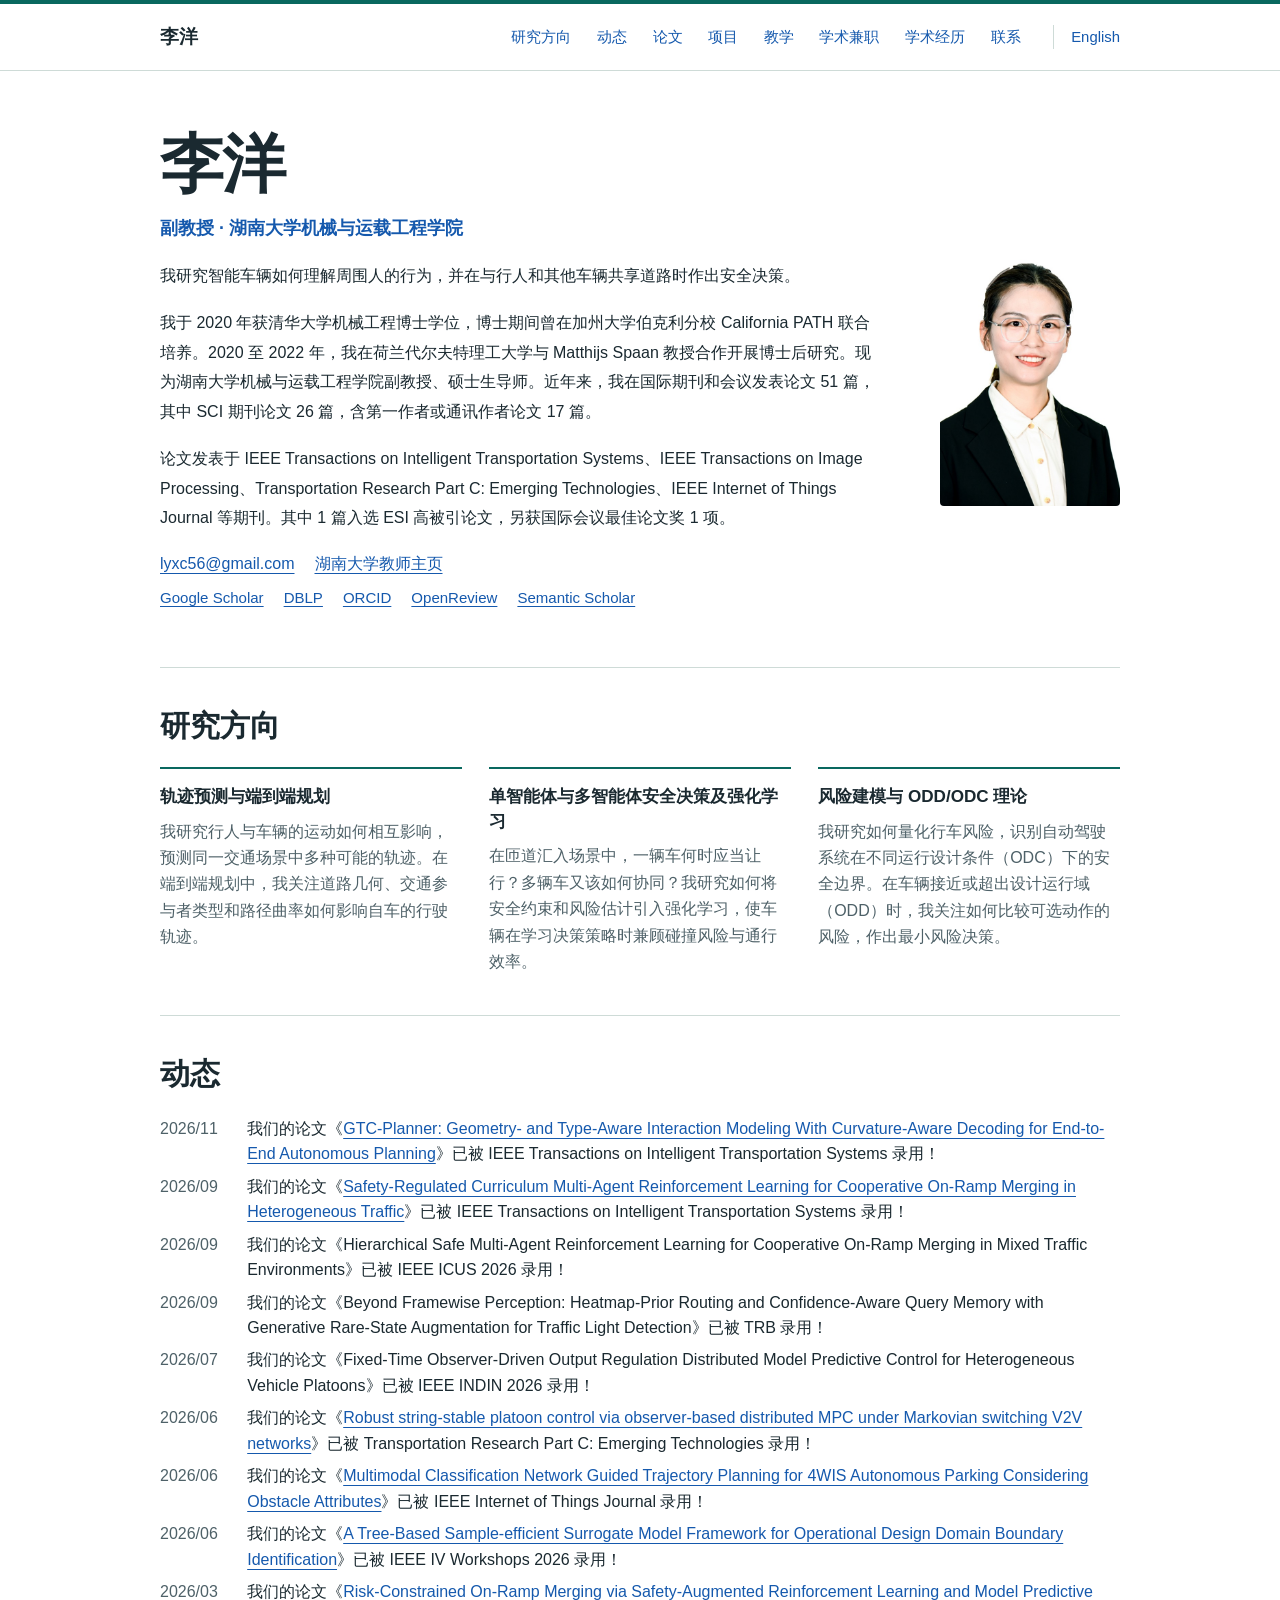
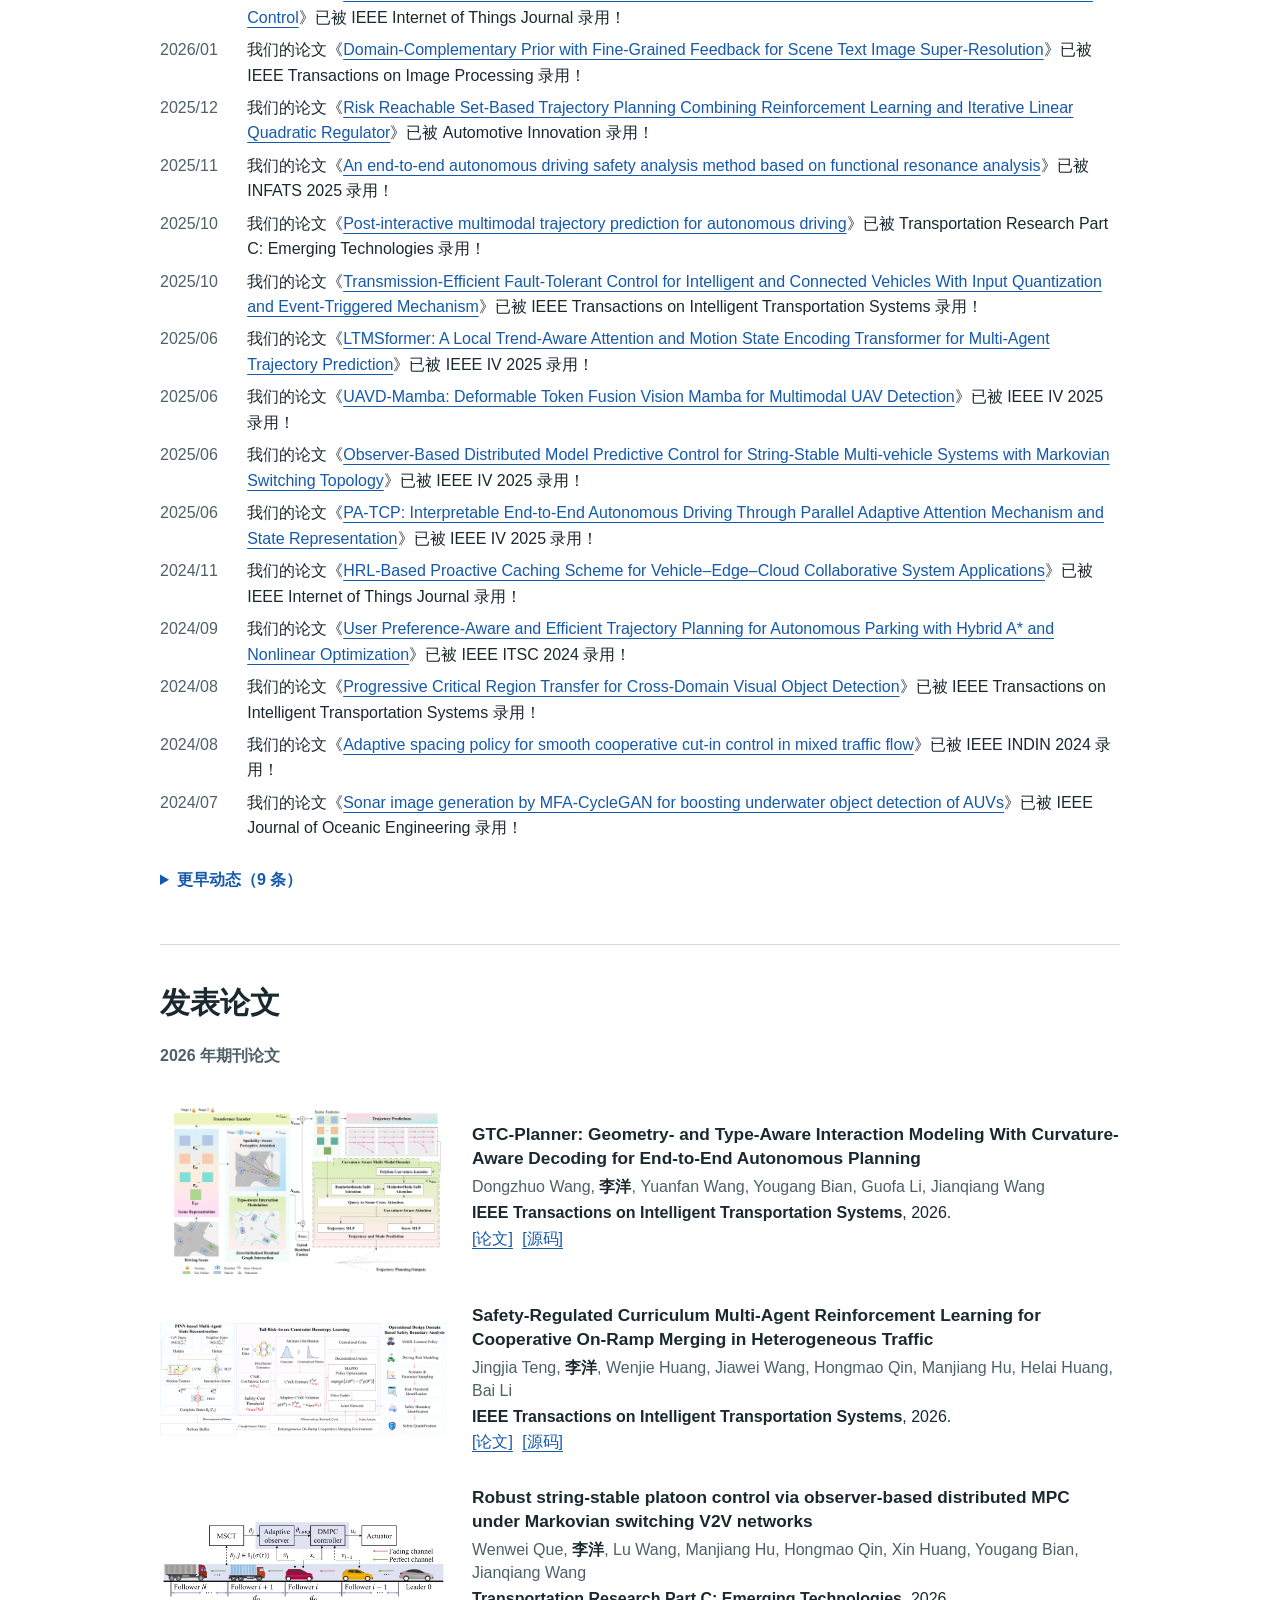
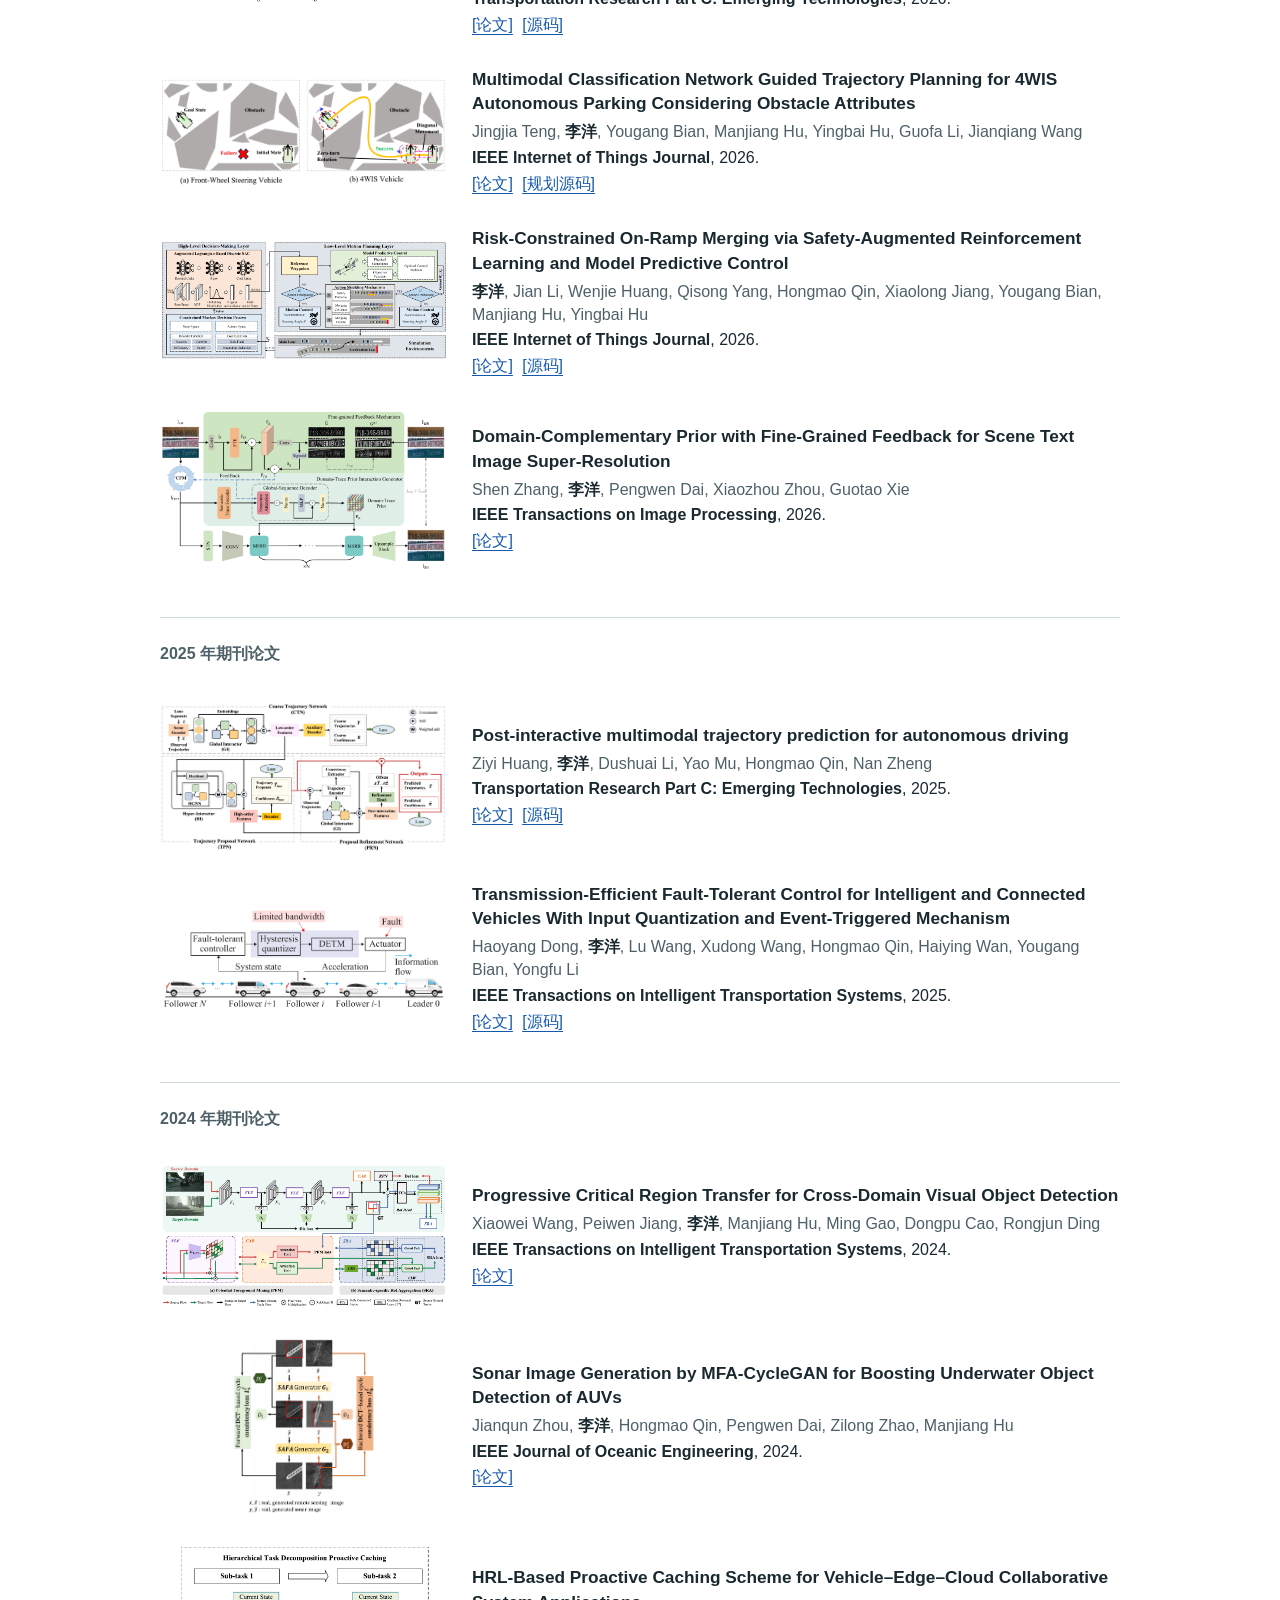
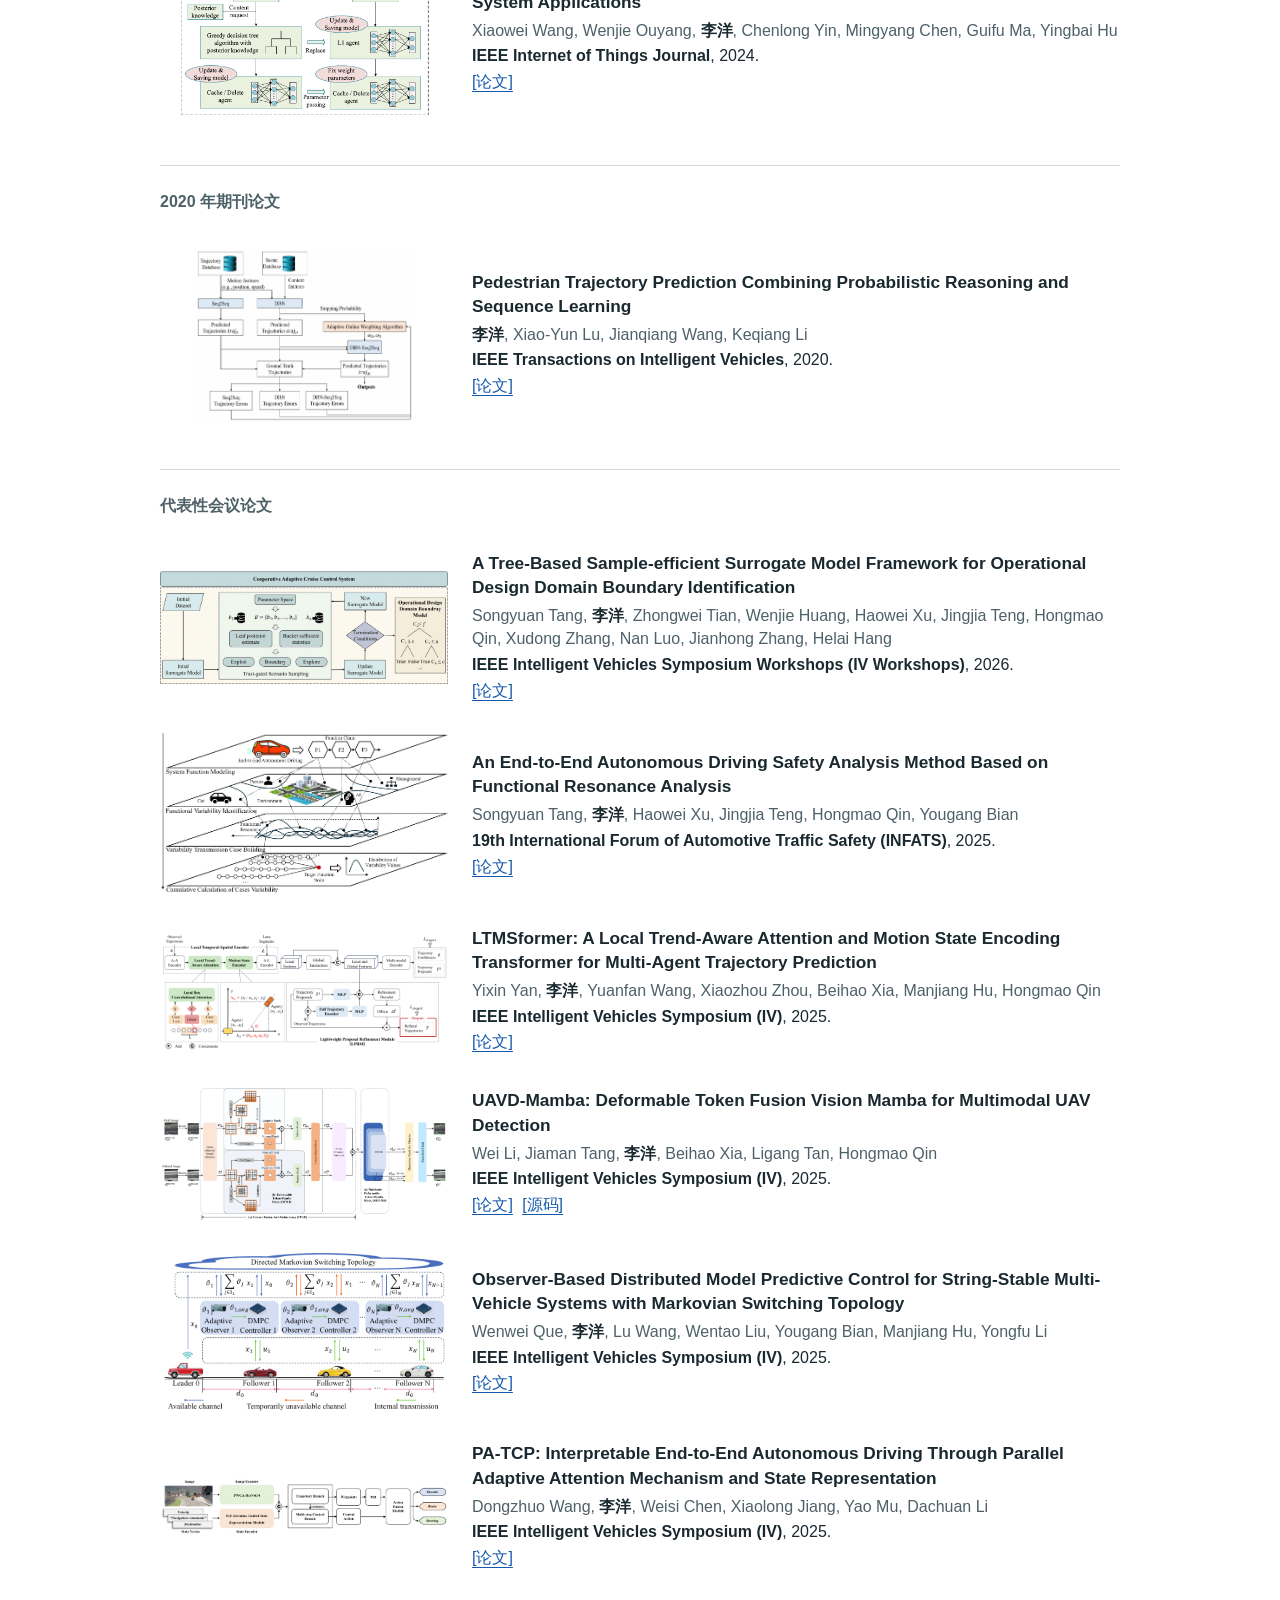
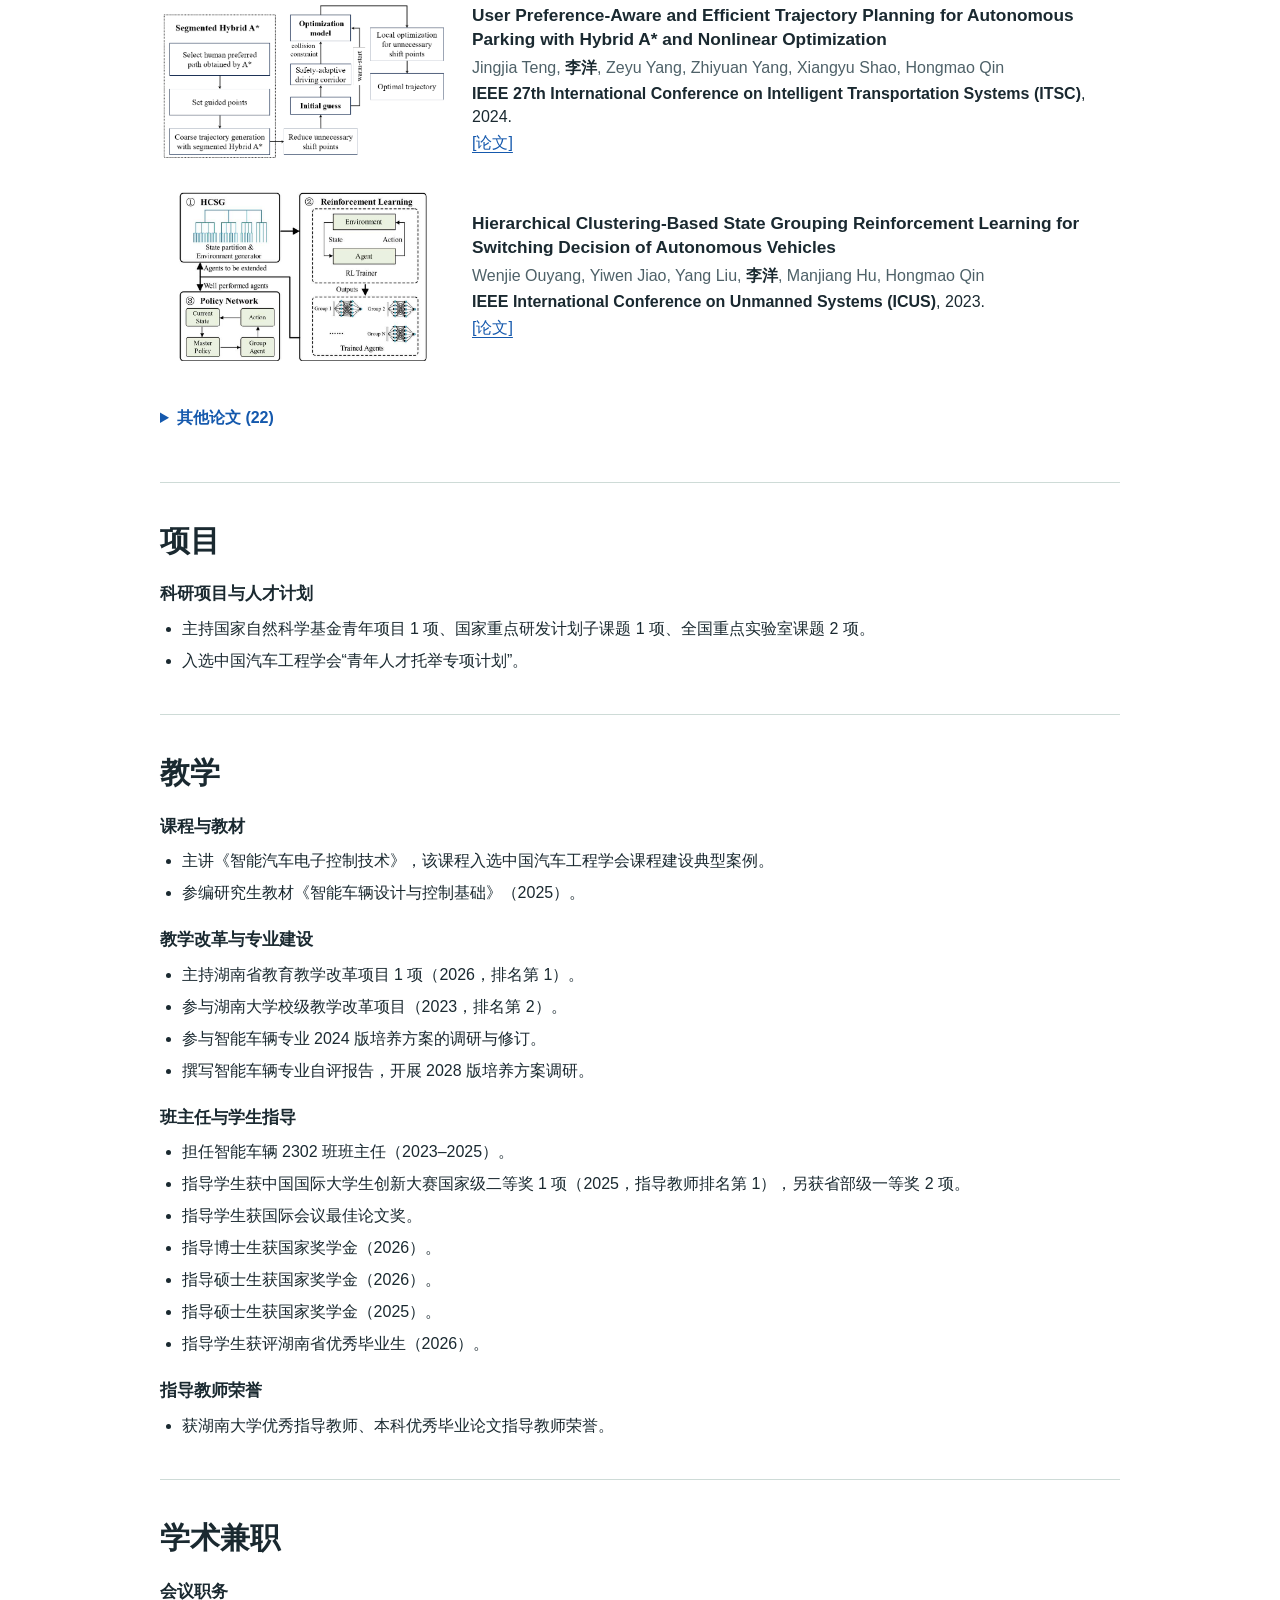
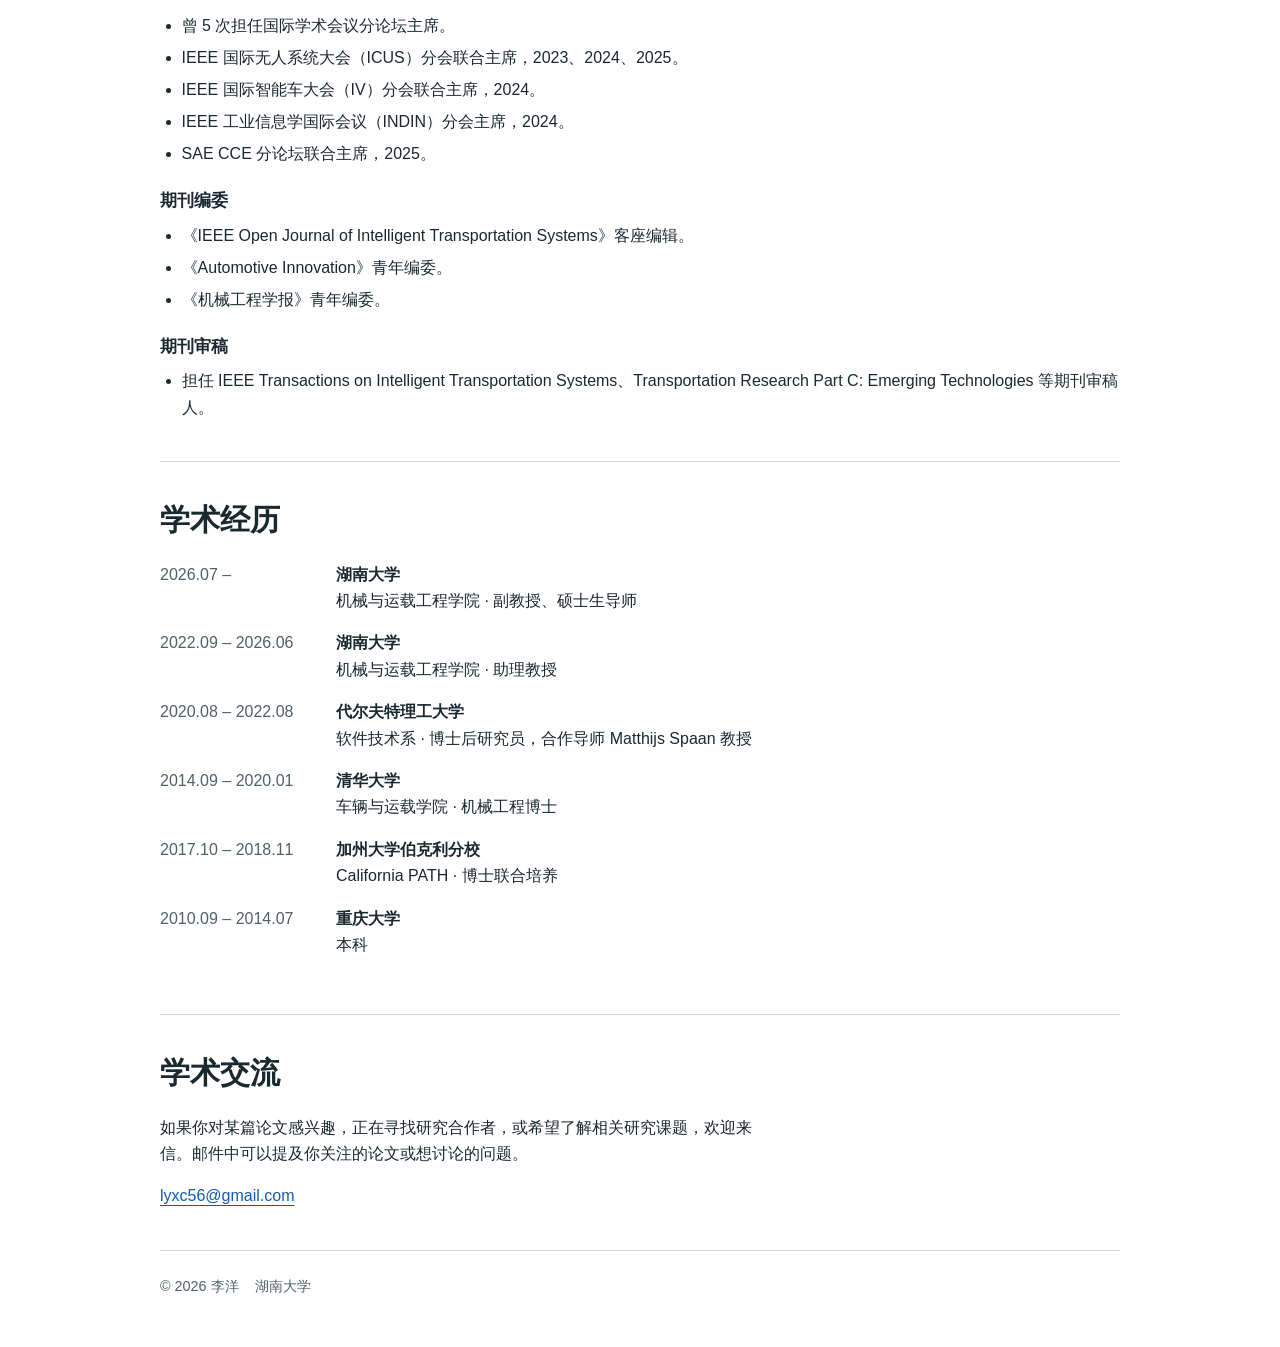
<file: zh.html>
<!doctype html>
<html lang="zh-CN"><head><meta charset="utf-8"><meta name="viewport" content="width=device-width, initial-scale=1">
<title>李洋 · 湖南大学</title><meta name="description" content="李洋，湖南大学副教授。研究自动驾驶决策规划、行人轨迹预测与行车风险评估。">
<link rel="alternate" hreflang="en" href="index.html"><link rel="alternate" hreflang="zh-CN" href="zh.html"><link rel="stylesheet" href="style.css"></head>
<body><a class="skip" href="#main">跳到正文</a>
<header><div class="bar"><a class="signature" href="#main">李洋</a><nav><a href="#research">研究方向</a><a href="#news">动态</a><a href="#publications">论文</a><a href="#projects">项目</a><a href="#teaching">教学</a><a href="#service">学术兼职</a><a href="#experience">学术经历</a><a href="#contact">联系</a></nav>
<a class="language" href="index.html" lang="en">English</a></div></header>
<main id="main"><section class="hero"><div><h1>李洋</h1>
<p class="position">副教授 · 湖南大学机械与运载工程学院</p><p class="bio">我研究智能车辆如何理解周围人的行为，并在与行人和其他车辆共享道路时作出安全决策。</p><p class="bio">我于 2020 年获清华大学机械工程博士学位，博士期间曾在加州大学伯克利分校 California PATH 联合培养。2020 至 2022 年，我在荷兰代尔夫特理工大学与 Matthijs Spaan 教授合作开展博士后研究。现为湖南大学机械与运载工程学院副教授、硕士生导师。近年来，我在国际期刊和会议发表论文 51 篇，其中 SCI 期刊论文 26 篇，含第一作者或通讯作者论文 17 篇。</p><p class="bio">论文发表于 IEEE Transactions on Intelligent Transportation Systems、IEEE Transactions on Image Processing、Transportation Research Part C: Emerging Technologies、IEEE Internet of Things Journal 等期刊。其中 1 篇入选 ESI 高被引论文，另获国际会议最佳论文奖 1 项。</p>
<div class="links"><a href="mailto:lyxc56@gmail.com">lyxc56@gmail.com</a> <a href="https://grzy.hnu.edu.cn/site/index/liyang2">湖南大学教师主页</a></div>
<div class="links profiles"><a href="https://scholar.google.ca/citations?user=jsO5m0UAAAAJ&amp;hl=en">Google Scholar</a> <a href="https://dblp.org/pid/37/4190-93.html">DBLP</a> <a href="https://orcid.org/0000-0003-3109-0953">ORCID</a> <a href="https://openreview.net/profile?id=%7EYang_Li58">OpenReview</a> <a href="https://www.semanticscholar.org/author/Yang-Li/2254290458">Semantic Scholar</a></div></div>
<a class="portrait" href="https://hive-lab.hnu.edu.cn/info/1015/1866.htm" aria-label="查看湖南大学智能车辆课题组教师介绍"><img src="assets/portrait.jpg" alt="李洋" width="527" height="800"></a></section>
<section id="research"><h2>研究方向</h2><div class="research"><article><h3>轨迹预测与端到端规划</h3><p>我研究行人与车辆的运动如何相互影响，预测同一交通场景中多种可能的轨迹。在端到端规划中，我关注道路几何、交通参与者类型和路径曲率如何影响自车的行驶轨迹。</p></article><article><h3>单智能体与多智能体安全决策及强化学习</h3><p>在匝道汇入场景中，一辆车何时应当让行？多辆车又该如何协同？我研究如何将安全约束和风险估计引入强化学习，使车辆在学习决策策略时兼顾碰撞风险与通行效率。</p></article><article><h3>风险建模与 ODD/ODC 理论</h3><p>我研究如何量化行车风险，识别自动驾驶系统在不同运行设计条件（ODC）下的安全边界。在车辆接近或超出设计运行域（ODD）时，我关注如何比较可选动作的风险，作出最小风险决策。</p></article></div></section>
<section id="news"><h2>动态</h2><ul class="news-list"><li><time datetime="2026-11">2026/11</time><span>我们的论文《<span lang="en"><a href="https://doi.org/10.1109/tits.2026.3743356">GTC-Planner: Geometry- and Type-Aware Interaction Modeling With Curvature-Aware Decoding for End-to-End Autonomous Planning</a></span>》已被 IEEE Transactions on Intelligent Transportation Systems 录用！</span></li><li><time datetime="2026-09">2026/09</time><span>我们的论文《<span lang="en"><a href="https://doi.org/10.1109/tits.2026.3729124">Safety-Regulated Curriculum Multi-Agent Reinforcement Learning for Cooperative On-Ramp Merging in Heterogeneous Traffic</a></span>》已被 IEEE Transactions on Intelligent Transportation Systems 录用！</span></li><li><time datetime="2026-09">2026/09</time><span>我们的论文《<span lang="en">Hierarchical Safe Multi-Agent Reinforcement Learning for Cooperative On-Ramp Merging in Mixed Traffic Environments</span>》已被 IEEE ICUS 2026 录用！</span></li><li><time datetime="2026-09">2026/09</time><span>我们的论文《<span lang="en">Beyond Framewise Perception: Heatmap-Prior Routing and Confidence-Aware Query Memory with Generative Rare-State Augmentation for Traffic Light Detection</span>》已被 TRB 录用！</span></li><li><time datetime="2026-07">2026/07</time><span>我们的论文《<span lang="en">Fixed-Time Observer-Driven Output Regulation Distributed Model Predictive Control for Heterogeneous Vehicle Platoons</span>》已被 IEEE INDIN 2026 录用！</span></li><li><time datetime="2026-06">2026/06</time><span>我们的论文《<span lang="en"><a href="https://doi.org/10.1016/j.trc.2026.105641">Robust string-stable platoon control via observer-based distributed MPC under Markovian switching V2V networks</a></span>》已被 Transportation Research Part C: Emerging Technologies 录用！</span></li><li><time datetime="2026-06">2026/06</time><span>我们的论文《<span lang="en"><a href="https://doi.org/10.1109/jiot.2026.3678248">Multimodal Classification Network Guided Trajectory Planning for 4WIS Autonomous Parking Considering Obstacle Attributes</a></span>》已被 IEEE Internet of Things Journal 录用！</span></li><li><time datetime="2026-06">2026/06</time><span>我们的论文《<span lang="en"><a href="https://doi.org/10.1109/ivworkshops71735.2026.11624131">A Tree-Based Sample-efficient Surrogate Model Framework for Operational Design Domain Boundary Identification</a></span>》已被 IEEE IV Workshops 2026 录用！</span></li><li><time datetime="2026-03">2026/03</time><span>我们的论文《<span lang="en"><a href="https://doi.org/10.1109/jiot.2026.3676898">Risk-Constrained On-Ramp Merging via Safety-Augmented Reinforcement Learning and Model Predictive Control</a></span>》已被 IEEE Internet of Things Journal 录用！</span></li><li><time datetime="2026-01">2026/01</time><span>我们的论文《<span lang="en"><a href="https://doi.org/10.1109/tip.2026.3657246">Domain-Complementary Prior with Fine-Grained Feedback for Scene Text Image Super-Resolution</a></span>》已被 IEEE Transactions on Image Processing 录用！</span></li><li><time datetime="2025-12">2025/12</time><span>我们的论文《<span lang="en"><a href="https://arxiv.org/abs/2503.17398">Risk Reachable Set-Based Trajectory Planning Combining Reinforcement Learning and Iterative Linear Quadratic Regulator</a></span>》已被 Automotive Innovation 录用！</span></li><li><time datetime="2025-11">2025/11</time><span>我们的论文《<span lang="en"><a href="https://infats.hnu.edu.cn/info/1212/4394.htm">An end-to-end autonomous driving safety analysis method based on functional resonance analysis</a></span>》已被 INFATS 2025 录用！</span></li><li><time datetime="2025-10">2025/10</time><span>我们的论文《<span lang="en"><a href="https://doi.org/10.1016/j.trc.2025.105271">Post-interactive multimodal trajectory prediction for autonomous driving</a></span>》已被 Transportation Research Part C: Emerging Technologies 录用！</span></li><li><time datetime="2025-10">2025/10</time><span>我们的论文《<span lang="en"><a href="https://doi.org/10.1109/tits.2025.3579038">Transmission-Efficient Fault-Tolerant Control for Intelligent and Connected Vehicles With Input Quantization and Event-Triggered Mechanism</a></span>》已被 IEEE Transactions on Intelligent Transportation Systems 录用！</span></li><li><time datetime="2025-06">2025/06</time><span>我们的论文《<span lang="en"><a href="https://doi.org/10.1109/iv64158.2025.11097455">LTMSformer: A Local Trend-Aware Attention and Motion State Encoding Transformer for Multi-Agent Trajectory Prediction</a></span>》已被 IEEE IV 2025 录用！</span></li><li><time datetime="2025-06">2025/06</time><span>我们的论文《<span lang="en"><a href="https://doi.org/10.1109/iv64158.2025.11097442">UAVD-Mamba: Deformable Token Fusion Vision Mamba for Multimodal UAV Detection</a></span>》已被 IEEE IV 2025 录用！</span></li><li><time datetime="2025-06">2025/06</time><span>我们的论文《<span lang="en"><a href="https://doi.org/10.1109/iv64158.2025.11097668">Observer-Based Distributed Model Predictive Control for String-Stable Multi-vehicle Systems with Markovian Switching Topology</a></span>》已被 IEEE IV 2025 录用！</span></li><li><time datetime="2025-06">2025/06</time><span>我们的论文《<span lang="en"><a href="https://doi.org/10.1109/iv64158.2025.11097569">PA-TCP: Interpretable End-to-End Autonomous Driving Through Parallel Adaptive Attention Mechanism and State Representation</a></span>》已被 IEEE IV 2025 录用！</span></li><li><time datetime="2024-11">2024/11</time><span>我们的论文《<span lang="en"><a href="https://doi.org/10.1109/jiot.2024.3506713">HRL-Based Proactive Caching Scheme for Vehicle–Edge–Cloud Collaborative System Applications</a></span>》已被 IEEE Internet of Things Journal 录用！</span></li><li><time datetime="2024-09">2024/09</time><span>我们的论文《<span lang="en"><a href="https://doi.org/10.1109/itsc58415.2024.10919710">User Preference-Aware and Efficient Trajectory Planning for Autonomous Parking with Hybrid A* and Nonlinear Optimization</a></span>》已被 IEEE ITSC 2024 录用！</span></li><li><time datetime="2024-08">2024/08</time><span>我们的论文《<span lang="en"><a href="https://doi.org/10.1109/tits.2024.3382841">Progressive Critical Region Transfer for Cross-Domain Visual Object Detection</a></span>》已被 IEEE Transactions on Intelligent Transportation Systems 录用！</span></li><li><time datetime="2024-08">2024/08</time><span>我们的论文《<span lang="en"><a href="https://doi.org/10.1109/indin58382.2024.10774505">Adaptive spacing policy for smooth cooperative cut-in control in mixed traffic flow</a></span>》已被 IEEE INDIN 2024 录用！</span></li><li><time datetime="2024-07">2024/07</time><span>我们的论文《<span lang="en"><a href="https://doi.org/10.1109/joe.2024.3350746">Sonar image generation by MFA-CycleGAN for boosting underwater object detection of AUVs</a></span>》已被 IEEE Journal of Oceanic Engineering 录用！</span></li></ul><details><summary>更早动态（9 条）</summary><ul class="news-list"><li><time datetime="2023-10">2023/10</time><span>我们的论文《<span lang="en"><a href="https://doi.org/10.1109/ICUS58632.2023.10318413">Hierarchical Clustering-Based State Grouping Reinforcement Learning for Switching Decision of Autonomous Vehicles</a></span>》已被 IEEE ICUS 2023 录用！</span></li><li><time datetime="2020">2020</time><span>我们的论文《<span lang="en"><a href="https://doi.org/10.1109/TIV.2020.2966117">Pedestrian trajectory prediction combining probabilistic reasoning and sequence learning</a></span>》已被 IEEE Transactions on Intelligent Vehicles 录用！</span></li><li><time datetime="2020">2020</time><span>我们的论文《<span lang="en"><a href="https://doi.org/10.1109/MITS.2019.2907633">Threat assessment techniques in intelligent vehicles: A comparative survey</a></span>》已被 IEEE Intelligent Transportation Systems Magazine 录用！</span></li><li><time datetime="2019-10">2019/10</time><span>我们的论文《<span lang="en"><a href="https://doi.org/10.1109/ITSC.2019.8916926">Pedestrian Trajectory Prediction at Un-Signalized Intersection Using Probabilistic Reasoning and Sequence Learning</a></span>》已被 IEEE ITSC 2019 录用！</span></li><li><time datetime="2019-06">2019/06</time><span>我们的论文《<span lang="en"><a href="https://doi.org/10.1109/IVS.2019.8814183">Pedestrian Trajectory Prediction with Learning-based Approaches: A Comparative Study</a></span>》已被 IEEE IV 2019 录用！</span></li><li><time datetime="2018">2018</time><span>我们的论文《<span lang="en"><a href="https://doi.org/10.1016/j.aap.2017.05.009">Crash probability estimation via quantifying driver hazard perception</a></span>》已被 Accident Analysis &amp; Prevention 录用！</span></li><li><time datetime="2017-08">2017/08</time><span>我们的论文《<span lang="en"><a href="https://doi.org/10.1109/ICTIS.2017.8047829">Braking assistance algorithm considering driver characteristics at signalized intersection</a></span>》已被 ICTIS 2017 录用！</span></li><li><time datetime="2017">2017</time><span>我们的论文《<span lang="en"><a href="https://doi.org/10.1007/s11771-017-3553-2">Model calibration concerning risk coefficients of driving safety field model</a></span>》已被 Journal of Central South University 录用！</span></li><li><time datetime="2016-11">2016/11</time><span>我们的论文《<span lang="en"><a href="https://doi.org/10.1109/ITSC.2016.7795923">Evaluation of Forward Collision Avoidance system using driver&#x27;s hazard perception</a></span>》已被 IEEE ITSC 2016 录用！</span></li></ul></details></section>
<section id="publications"><h2>发表论文</h2>
<h3 class="publication-year">2026 年期刊论文</h3><article class="publication">
<a class="method-figure" href="assets/gtc-planner.png"><img src="assets/gtc-planner.png" alt="GTC-Planner 总体架构（图 2）" loading="lazy"></a>
<div><h4 lang="en"><a href="https://doi.org/10.1109/tits.2026.3743356">GTC-Planner: Geometry- and Type-Aware Interaction Modeling With Curvature-Aware Decoding for End-to-End Autonomous Planning</a></h4>
<p class="authors" lang="en">Dongzhuo Wang, <strong lang="zh-CN">李洋</strong>, Yuanfan Wang, Yougang Bian, Guofa Li, Jianqiang Wang</p>
<p lang="en"><strong>IEEE Transactions on Intelligent Transportation Systems</strong>, 2026.</p>
<p class="publication-links"><a href="https://doi.org/10.1109/tits.2026.3743356">[论文]</a> <a href="https://github.com/wdz-phd/GTC-Planner">[源码]</a></p></div>
</article><article class="publication">
<a class="method-figure" href="assets/curriculum-merging.png"><img src="assets/curriculum-merging.png" alt="SRMARL 总体框架（图 2）" loading="lazy"></a>
<div><h4 lang="en"><a href="https://doi.org/10.1109/tits.2026.3729124">Safety-Regulated Curriculum Multi-Agent Reinforcement Learning for Cooperative On-Ramp Merging in Heterogeneous Traffic</a></h4>
<p class="authors" lang="en">Jingjia Teng, <strong lang="zh-CN">李洋</strong>, Wenjie Huang, Jiawei Wang, Hongmao Qin, Manjiang Hu, Helai Huang, Bai Li</p>
<p lang="en"><strong>IEEE Transactions on Intelligent Transportation Systems</strong>, 2026.</p>
<p class="publication-links"><a href="https://doi.org/10.1109/tits.2026.3729124">[论文]</a> <a href="https://github.com/Makabaka0000/SRMARL">[源码]</a></p></div>
</article><article class="publication">
<a class="method-figure" href="assets/platoon.png"><img src="assets/platoon.png" alt="车队分布式模型预测控制框架（图 1）" loading="lazy"></a>
<div><h4 lang="en"><a href="https://doi.org/10.1016/j.trc.2026.105641">Robust string-stable platoon control via observer-based distributed MPC under Markovian switching V2V networks</a></h4>
<p class="authors" lang="en">Wenwei Que, <strong lang="zh-CN">李洋</strong>, Lu Wang, Manjiang Hu, Hongmao Qin, Xin Huang, Yougang Bian, Jianqiang Wang</p>
<p lang="en"><strong>Transportation Research Part C: Emerging Technologies</strong>, 2026.</p>
<p class="publication-links"><a href="https://doi.org/10.1016/j.trc.2026.105641">[论文]</a> <a href="https://github.com/Yangli0505/Observer-DMPC-Platoon">[源码]</a></p></div>
</article><article class="publication">
<a class="method-figure" href="assets/parking.png"><img src="assets/parking.png" alt="前轮转向与四轮独立转向车辆的避障轨迹对比（图 1）" loading="lazy"></a>
<div><h4 lang="en"><a href="https://doi.org/10.1109/jiot.2026.3678248">Multimodal Classification Network Guided Trajectory Planning for 4WIS Autonomous Parking Considering Obstacle Attributes</a></h4>
<p class="authors" lang="en">Jingjia Teng, <strong lang="zh-CN">李洋</strong>, Yougang Bian, Manjiang Hu, Yingbai Hu, Guofa Li, Jianqiang Wang</p>
<p lang="en"><strong>IEEE Internet of Things Journal</strong>, 2026.</p>
<p class="publication-links"><a href="https://doi.org/10.1109/jiot.2026.3678248">[论文]</a> <a href="https://github.com/Makabaka0000/4WIS_Vehicle_Trajectory_planning/tree/main/planning">[规划源码]</a></p></div>
</article><article class="publication">
<a class="method-figure" href="assets/sarmi.png"><img src="assets/sarmi.png" alt="SARMI 高层决策与低层运动规划框架（图 2）" loading="lazy"></a>
<div><h4 lang="en"><a href="https://doi.org/10.1109/jiot.2026.3676898">Risk-Constrained On-Ramp Merging via Safety-Augmented Reinforcement Learning and Model Predictive Control</a></h4>
<p class="authors" lang="en"><strong lang="zh-CN">李洋</strong>, Jian Li, Wenjie Huang, Qisong Yang, Hongmao Qin, Xiaolong Jiang, Yougang Bian, Manjiang Hu, Yingbai Hu</p>
<p lang="en"><strong>IEEE Internet of Things Journal</strong>, 2026.</p>
<p class="publication-links"><a href="https://doi.org/10.1109/jiot.2026.3676898">[论文]</a> <a href="https://github.com/Yangli0505/SARMI">[源码]</a></p></div>
</article><article class="publication">
<a class="method-figure" href="assets/text-prior.png"><img src="assets/text-prior.png" alt="FDNet 场景文字图像超分辨率网络架构（图 2）" loading="lazy"></a>
<div><h4 lang="en"><a href="https://doi.org/10.1109/tip.2026.3657246">Domain-Complementary Prior with Fine-Grained Feedback for Scene Text Image Super-Resolution</a></h4>
<p class="authors" lang="en">Shen Zhang, <strong lang="zh-CN">李洋</strong>, Pengwen Dai, Xiaozhou Zhou, Guotao Xie</p>
<p lang="en"><strong>IEEE Transactions on Image Processing</strong>, 2026.</p>
<p class="publication-links"><a href="https://doi.org/10.1109/tip.2026.3657246">[论文]</a></p></div>
</article><h3 class="publication-year">2025 年期刊论文</h3><article class="publication">
<a class="method-figure" href="assets/pioformer.png"><img src="assets/pioformer.png" alt="Pioformer 轨迹预测的三个阶段（图 2）" loading="lazy"></a>
<div><h4 lang="en"><a href="https://doi.org/10.1016/j.trc.2025.105271">Post-interactive multimodal trajectory prediction for autonomous driving</a></h4>
<p class="authors" lang="en">Ziyi Huang, <strong lang="zh-CN">李洋</strong>, Dushuai Li, Yao Mu, Hongmao Qin, Nan Zheng</p>
<p lang="en"><strong>Transportation Research Part C: Emerging Technologies</strong>, 2025.</p>
<p class="publication-links"><a href="https://doi.org/10.1016/j.trc.2025.105271">[论文]</a> <a href="https://github.com/Yangli0505/Pioformer">[源码]</a></p></div>
</article><article class="publication">
<a class="method-figure" href="assets/teftc.png"><img src="assets/teftc.png" alt="带有输入量化和动态事件触发机制的车队容错控制框架（图 1）" loading="lazy"></a>
<div><h4 lang="en"><a href="https://doi.org/10.1109/TITS.2025.3579038">Transmission-Efficient Fault-Tolerant Control for Intelligent and Connected Vehicles With Input Quantization and Event-Triggered Mechanism</a></h4>
<p class="authors" lang="en">Haoyang Dong, <strong lang="zh-CN">李洋</strong>, Lu Wang, Xudong Wang, Hongmao Qin, Haiying Wan, Yougang Bian, Yongfu Li</p>
<p lang="en"><strong>IEEE Transactions on Intelligent Transportation Systems</strong>, 2025.</p>
<p class="publication-links"><a href="https://doi.org/10.1109/TITS.2025.3579038">[论文]</a> <a href="https://github.com/Yangli0505/TEFTC-ICV">[源码]</a></p></div>
</article><h3 class="publication-year">2024 年期刊论文</h3><article class="publication">
<a class="method-figure" href="assets/critical-region.png"><img src="assets/critical-region.png" alt="跨域目标检测的关键区域迁移训练框架（图 1）" loading="lazy"></a>
<div><h4 lang="en"><a href="https://doi.org/10.1109/TITS.2024.3382841">Progressive Critical Region Transfer for Cross-Domain Visual Object Detection</a></h4>
<p class="authors" lang="en">Xiaowei Wang, Peiwen Jiang, <strong lang="zh-CN">李洋</strong>, Manjiang Hu, Ming Gao, Dongpu Cao, Rongjun Ding</p>
<p lang="en"><strong>IEEE Transactions on Intelligent Transportation Systems</strong>, 2024.</p>
<p class="publication-links"><a href="https://doi.org/10.1109/TITS.2024.3382841">[论文]</a></p></div>
</article><article class="publication">
<a class="method-figure" href="assets/mfa-cyclegan.png"><img src="assets/mfa-cyclegan.png" alt="MFA-CycleGAN 声呐图像生成架构（图 4）" loading="lazy"></a>
<div><h4 lang="en"><a href="https://doi.org/10.1109/JOE.2024.3350746">Sonar Image Generation by MFA-CycleGAN for Boosting Underwater Object Detection of AUVs</a></h4>
<p class="authors" lang="en">Jianqun Zhou, <strong lang="zh-CN">李洋</strong>, Hongmao Qin, Pengwen Dai, Zilong Zhao, Manjiang Hu</p>
<p lang="en"><strong>IEEE Journal of Oceanic Engineering</strong>, 2024.</p>
<p class="publication-links"><a href="https://doi.org/10.1109/JOE.2024.3350746">[论文]</a></p></div>
</article><article class="publication">
<a class="method-figure" href="assets/hrl-cache.png"><img src="assets/hrl-cache.png" alt="HTDPC 分层主动缓存方法的两阶段训练框架（图 5）" loading="lazy"></a>
<div><h4 lang="en"><a href="https://doi.org/10.1109/JIOT.2024.3506713">HRL-Based Proactive Caching Scheme for Vehicle–Edge–Cloud Collaborative System Applications</a></h4>
<p class="authors" lang="en">Xiaowei Wang, Wenjie Ouyang, <strong lang="zh-CN">李洋</strong>, Chenlong Yin, Mingyang Chen, Guifu Ma, Yingbai Hu</p>
<p lang="en"><strong>IEEE Internet of Things Journal</strong>, 2024.</p>
<p class="publication-links"><a href="https://doi.org/10.1109/JIOT.2024.3506713">[论文]</a></p></div>
</article><h3 class="publication-year">2020 年期刊论文</h3><article class="publication">
<a class="method-figure" href="assets/pedestrian-sequence.png"><img src="assets/pedestrian-sequence.png" alt="动态贝叶斯网络与序列学习的行人轨迹融合预测框架（图 2）" loading="lazy"></a>
<div><h4 lang="en"><a href="https://doi.org/10.1109/TIV.2020.2966117">Pedestrian Trajectory Prediction Combining Probabilistic Reasoning and Sequence Learning</a></h4>
<p class="authors" lang="en"><strong lang="zh-CN">李洋</strong>, Xiao-Yun Lu, Jianqiang Wang, Keqiang Li</p>
<p lang="en"><strong>IEEE Transactions on Intelligent Vehicles</strong>, 2020.</p>
<p class="publication-links"><a href="https://doi.org/10.1109/TIV.2020.2966117">[论文]</a></p></div>
</article>
<h3 id="conference-papers" class="publication-year">代表性会议论文</h3>
<article class="publication">
<a class="method-figure" href="assets/odd-tree.png"><img src="assets/odd-tree.png" alt="用树结构代理模型与主动采样识别运行设计域边界（图 2）" loading="lazy"></a>
<div><h4 lang="en"><a href="https://doi.org/10.1109/ivworkshops71735.2026.11624131">A Tree-Based Sample-efficient Surrogate Model Framework for Operational Design Domain Boundary Identification</a></h4>
<p class="authors" lang="en">Songyuan Tang, <strong lang="zh-CN">李洋</strong>, Zhongwei Tian, Wenjie Huang, Haowei Xu, Jingjia Teng, Hongmao Qin, Xudong Zhang, Nan Luo, Jianhong Zhang, Helai Hang</p>
<p lang="en"><strong>IEEE Intelligent Vehicles Symposium Workshops (IV Workshops)</strong>, 2026.</p>
<p class="publication-links"><a href="https://doi.org/10.1109/ivworkshops71735.2026.11624131">[论文]</a></p></div>
</article>
<article class="publication">
<a class="method-figure" href="assets/fram-driving.png"><img src="assets/fram-driving.png" alt="端到端自动驾驶的功能共振安全分析框架（图 1）" loading="lazy"></a>
<div><h4 lang="en"><a href="https://infats.hnu.edu.cn/info/1212/4394.htm">An End-to-End Autonomous Driving Safety Analysis Method Based on Functional Resonance Analysis</a></h4>
<p class="authors" lang="en">Songyuan Tang, <strong lang="zh-CN">李洋</strong>, Haowei Xu, Jingjia Teng, Hongmao Qin, Yougang Bian</p>
<p lang="en"><strong>19th International Forum of Automotive Traffic Safety (INFATS)</strong>, 2025.</p>
<p class="publication-links"><a href="https://infats.hnu.edu.cn/info/1212/4394.htm">[论文]</a></p></div>
</article>
<article class="publication">
<a class="method-figure" href="assets/ltmsformer.png"><img src="assets/ltmsformer.png" alt="LTMSformer 多智能体轨迹预测网络架构（图 2）" loading="lazy"></a>
<div><h4 lang="en"><a href="https://doi.org/10.1109/iv64158.2025.11097455">LTMSformer: A Local Trend-Aware Attention and Motion State Encoding Transformer for Multi-Agent Trajectory Prediction</a></h4>
<p class="authors" lang="en">Yixin Yan, <strong lang="zh-CN">李洋</strong>, Yuanfan Wang, Xiaozhou Zhou, Beihao Xia, Manjiang Hu, Hongmao Qin</p>
<p lang="en"><strong>IEEE Intelligent Vehicles Symposium (IV)</strong>, 2025.</p>
<p class="publication-links"><a href="https://doi.org/10.1109/iv64158.2025.11097455">[论文]</a></p></div>
</article>
<article class="publication">
<a class="method-figure" href="assets/uavd-mamba.png"><img src="assets/uavd-mamba.png" alt="UAVD-Mamba 可见光与红外双模态检测网络（图 2）" loading="lazy"></a>
<div><h4 lang="en"><a href="https://doi.org/10.1109/iv64158.2025.11097442">UAVD-Mamba: Deformable Token Fusion Vision Mamba for Multimodal UAV Detection</a></h4>
<p class="authors" lang="en">Wei Li, Jiaman Tang, <strong lang="zh-CN">李洋</strong>, Beihao Xia, Ligang Tan, Hongmao Qin</p>
<p lang="en"><strong>IEEE Intelligent Vehicles Symposium (IV)</strong>, 2025.</p>
<p class="publication-links"><a href="https://doi.org/10.1109/iv64158.2025.11097442">[论文]</a> <a href="https://github.com/GreatPlum-hnu/UAVD-Mamba">[源码]</a></p></div>
</article>
<article class="publication">
<a class="method-figure" href="assets/iv-observer.png"><img src="assets/iv-observer.png" alt="分布式模型预测控制与自适应观测器框架（图 2）" loading="lazy"></a>
<div><h4 lang="en"><a href="https://doi.org/10.1109/iv64158.2025.11097668">Observer-Based Distributed Model Predictive Control for String-Stable Multi-Vehicle Systems with Markovian Switching Topology</a></h4>
<p class="authors" lang="en">Wenwei Que, <strong lang="zh-CN">李洋</strong>, Lu Wang, Wentao Liu, Yougang Bian, Manjiang Hu, Yongfu Li</p>
<p lang="en"><strong>IEEE Intelligent Vehicles Symposium (IV)</strong>, 2025.</p>
<p class="publication-links"><a href="https://doi.org/10.1109/iv64158.2025.11097668">[论文]</a></p></div>
</article>
<article class="publication">
<a class="method-figure" href="assets/pa-tcp.png"><img src="assets/pa-tcp.png" alt="PA-TCP 轨迹与控制双分支架构（图 2）" loading="lazy"></a>
<div><h4 lang="en"><a href="https://doi.org/10.1109/iv64158.2025.11097569">PA-TCP: Interpretable End-to-End Autonomous Driving Through Parallel Adaptive Attention Mechanism and State Representation</a></h4>
<p class="authors" lang="en">Dongzhuo Wang, <strong lang="zh-CN">李洋</strong>, Weisi Chen, Xiaolong Jiang, Yao Mu, Dachuan Li</p>
<p lang="en"><strong>IEEE Intelligent Vehicles Symposium (IV)</strong>, 2025.</p>
<p class="publication-links"><a href="https://doi.org/10.1109/iv64158.2025.11097569">[论文]</a></p></div>
</article>
<article class="publication">
<a class="method-figure" href="assets/itsc-parking.png"><img src="assets/itsc-parking.png" alt="基于分段混合 A* 搜索与非线性优化的泊车流程（图 1）" loading="lazy"></a>
<div><h4 lang="en"><a href="https://doi.org/10.1109/itsc58415.2024.10919710">User Preference-Aware and Efficient Trajectory Planning for Autonomous Parking with Hybrid A* and Nonlinear Optimization</a></h4>
<p class="authors" lang="en">Jingjia Teng, <strong lang="zh-CN">李洋</strong>, Zeyu Yang, Zhiyuan Yang, Xiangyu Shao, Hongmao Qin</p>
<p lang="en"><strong>IEEE 27th International Conference on Intelligent Transportation Systems (ITSC)</strong>, 2024.</p>
<p class="publication-links"><a href="https://doi.org/10.1109/itsc58415.2024.10919710">[论文]</a></p></div>
</article>
<article class="publication">
<a class="method-figure" href="assets/icus-clustering.png"><img src="assets/icus-clustering.png" alt="HCSG-RL 分层聚类状态分组强化学习框架（图 1）" loading="lazy"></a>
<div><h4 lang="en"><a href="https://doi.org/10.1109/ICUS58632.2023.10318413">Hierarchical Clustering-Based State Grouping Reinforcement Learning for Switching Decision of Autonomous Vehicles</a></h4>
<p class="authors" lang="en">Wenjie Ouyang, Yiwen Jiao, Yang Liu, <strong lang="zh-CN">李洋</strong>, Manjiang Hu, Hongmao Qin</p>
<p lang="en"><strong>IEEE International Conference on Unmanned Systems (ICUS)</strong>, 2023.</p>
<p class="publication-links"><a href="https://doi.org/10.1109/ICUS58632.2023.10318413">[论文]</a></p></div>
</article>
<details><summary>其他论文 <span>(22)</span></summary><ol class="bibliography" lang="en"><li><strong>Learnable operational design condition monitor for failure prediction in autonomous driving.</strong> Xu H, Bian Y, Li Y, Qin H, Zhou H, Chang F, Wang S, Ye Q. <em>Accident Anal. Prev., 2025, 220: 108139.</em></li>
<li><strong>Safe adaptive policy transfer reinforcement learning for distributed multiagent control.</strong> Du B, Xie W, Li Y, Yang Q, Zhang W, Negenborn R R, Pang Y, Chen H. <em>IEEE Trans. Neural Netw. Learn. Syst., 2025, 36(1): 1939-1946.</em></li>
<li><strong><a href="https://dblp.org/rec/conf/itsc/PuLXWQZ24">A lightweight lane-guided vector transformer for multi-agent trajectory prediction in autonomous driving</a>.</strong> Pu Y, Li Y, Xia B, Wang X, Qin H, Zhu L. <em>2024 IEEE 27th International Conference on Intelligent Transportation Systems (ITSC), Xi&#x27;an, China, 2024: 1245-1252.</em></li>
<li><strong>Adaptive spacing policy for smooth cooperative cut-in control in mixed traffic flow.</strong> Dong H, Li Y, Wang X, Yang Z, Qin H, Zhu L. <em>2024 IEEE 22nd International Conference on Industrial Informatics (INDIN), Lemgo, Germany, 2024: 1-6.</em></li>
<li><strong>Explicitly-decoupled text transfer with minimized background reconstruction for scene text editing.</strong> Zhou J, Dai P, Li Y, Hu M, Cao X. <em>IEEE Trans. Image Process., 2024, 33: 5921-5935.</em></li>
<li><strong>Safe efficient policy optimization algorithm for unsignalized intersection navigation.</strong> Chen X, Xu B, Hu M, Bian Y, Li Y, Xu X. <em>IEEE/CAA J. Autom. Sin., 2024, 11(9): 2011-2026.</em></li>
<li><strong>A trajectory planning method based on triggered planning framework for autonomous driving on unstructured roads in mining areas.</strong> Xu B, Liu L F, Yang Z Y, Li Y, Hu M J, Gao M. <em>Proceedings of the Second International Conference on Electrical, Electronics, and Information Engineering (EEIE 2023). Wuhan, 2023: 1298322.</em></li>
<li><strong>Subtask-masked curriculum learning for reinforcement learning with application to UAV maneuver decision-making.</strong> Hou Y, Liang X, Lv M, Yang Q, Li Y. <em>Eng. Appl. Artif. Intell., 2023, 125: 106703.</em></li>
<li><strong>DRL-based computation offloading with queue stability for vehicular-cloud-assisted mobile edge computing systems.</strong> Ma G, Wang X, Hu M, Ouyang W, Chen X, Li Y. <em>IEEE Trans. Intell. Veh., 2023, 8(4): 2797-2809.</em></li>
<li><strong>HD map construction and update system for autonomous driving in open-pit mines.</strong> Wang X, Li H, Hu M, Dou Q, Ouyang W, Ma G, Li Y, Qin H. <em>IEEE Syst. J., 2023, 17(4): 6202-6213.</em></li>
<li><strong>Accurate scene text detection via scale-aware data augmentation and shape similarity constraint.</strong> Dai P, Li Y, Zhang H, Li J, Cao X. <em>IEEE Trans. Multimedia, 2022, 24: 1883-1895.</em></li>
<li><strong><a href="https://dblp.org/rec/journals/itsm/LiLZMPW21">Threat assessment techniques in intelligent vehicles: a comparative survey</a>.</strong> Li Y, Li K, Zheng Y, Morys B, Pan S, Wang J. <em>IEEE Intell. Transp. Syst. Mag., 2021, 13(4): 71-91.</em></li>
<li><strong>Driving risk assessment based on naturalistic driving study and driver attitude questionnaire analysis.</strong> Wang J, Huang H, Li Y, Zhou H, Liu J, Xu Q. <em>Accident Anal. Prev., 2020, 145: 105680.</em></li>
<li><strong>Pedestrian trajectory prediction at unsignalized intersection using probabilistic reasoning and sequence learning.</strong> Li Y, Wang J Q, Lu X Y, Shi T Y, Xu Q, Li K Q. <em>2019 IEEE Intelligent Transportation Systems Conference (ITSC), Auckland, New Zealand, 2019: 1047-1053.</em></li>
<li><strong>Pedestrian trajectory prediction with learning-based approaches: a comparative study.</strong> Li Y, Xin L, Yu D, Dai P, Wang J, Li S E. <em>2019 IEEE Intelligent Vehicles Symposium (IV), Paris, France, 2019: 919-926.</em></li>
<li><strong><a href="https://ieeexplore.ieee.org/abstract/document/8917382">Objective and subjective analysis to quantify influence factors of driving risk</a>.</strong> Huang H, Li Y, Zheng X J, Wang J Q, Xu Q, Zheng S F. <em>2019 IEEE Intelligent Transportation Systems Conference (ITSC). Auckland: IEEE, 2019.</em></li>
<li><strong>Crash probability estimation via quantifying driver hazard perception.</strong> Li Y, Zheng Y, Wang J, Kodaka K, Li K. <em>Accident Anal. Prev., 2018, 116: 116-125.</em></li>
<li><strong>Model calibration concerning risk coefficients of driving safety field model.</strong> Li Y, Wang J Q, Wu J. <em>J. Cent. South Univ., 2017, 24(6): 1494-1502.</em></li>
<li><strong>Braking assistance algorithm considering driver characteristics at signalized intersection.</strong> Li Y, Gao L, Wang H, Cao J. <em>Proceedings of the 4th International Conference on Transportation Information and Safety (ICTIS 2017).2017.</em></li>
<li><strong>Evaluation of forward collision avoidance system using driver’s hazard perception.</strong> Li Y, Zheng Y, Wang J, Wang L, Kodaka K, Li K. <em>2016 IEEE 19th International Conference on Intelligent Transportation Systems (ITSC), Rio de Janeiro, Brazil, 2016: 2273-2278.</em></li>
<li><strong>The driving safety field based on driver–vehicle–road interactions.</strong> Wang J, Wu J, Li Y. <em>IEEE Trans. Intell. Transp. Syst., 2015, 16(4): 2203-2214.</em></li>
<li><strong>The concept and modeling of driving safety field based on driver-vehicle-road interactions.</strong> Wang J, Wu J, Li Y, Li K. <em>IEEE 17th International Conference on Intelligent Transportation Systems (ITSC), Qingdao, China, 2014: 974-981.</em></li>
</ol></details>
</section>
<section id="projects" class="academic-list"><h2>项目</h2><h3>科研项目与人才计划</h3><ul><li>主持国家自然科学基金青年项目 1 项、国家重点研发计划子课题 1 项、全国重点实验室课题 2 项。</li><li>入选中国汽车工程学会“青年人才托举专项计划”。</li></ul></section>
<section id="teaching" class="academic-list"><h2>教学</h2><h3>课程与教材</h3><ul><li>主讲《智能汽车电子控制技术》，该课程入选中国汽车工程学会课程建设典型案例。</li><li>参编研究生教材《智能车辆设计与控制基础》（2025）。</li></ul><h3>教学改革与专业建设</h3><ul><li>主持湖南省教育教学改革项目 1 项（2026，排名第 1）。</li><li>参与湖南大学校级教学改革项目（2023，排名第 2）。</li><li>参与智能车辆专业 2024 版培养方案的调研与修订。</li><li>撰写智能车辆专业自评报告，开展 2028 版培养方案调研。</li></ul><h3>班主任与学生指导</h3><ul><li>担任智能车辆 2302 班班主任（2023–2025）。</li><li>指导学生获中国国际大学生创新大赛国家级二等奖 1 项（2025，指导教师排名第 1），另获省部级一等奖 2 项。</li><li>指导学生获国际会议最佳论文奖。</li><li>指导博士生获国家奖学金（2026）。</li><li>指导硕士生获国家奖学金（2026）。</li><li>指导硕士生获国家奖学金（2025）。</li><li>指导学生获评湖南省优秀毕业生（2026）。</li></ul><h3>指导教师荣誉</h3><ul><li>获湖南大学优秀指导教师、本科优秀毕业论文指导教师荣誉。</li></ul></section>
<section id="service" class="academic-list"><h2>学术兼职</h2><h3>会议职务</h3><ul><li>曾 5 次担任国际学术会议分论坛主席。</li><li>IEEE 国际无人系统大会（ICUS）分会联合主席，2023、2024、2025。</li><li>IEEE 国际智能车大会（IV）分会联合主席，2024。</li><li>IEEE 工业信息学国际会议（INDIN）分会主席，2024。</li><li>SAE CCE 分论坛联合主席，2025。</li></ul><h3>期刊编委</h3><ul><li>《IEEE Open Journal of Intelligent Transportation Systems》客座编辑。</li><li>《Automotive Innovation》青年编委。</li><li>《机械工程学报》青年编委。</li></ul><h3>期刊审稿</h3><ul><li>担任 IEEE Transactions on Intelligent Transportation Systems、Transportation Research Part C: Emerging Technologies 等期刊审稿人。</li></ul></section>
<section id="experience"><h2>学术经历</h2><ul class="timeline"><li><time>2026.07 –</time><div><strong>湖南大学</strong><br>机械与运载工程学院 · 副教授、硕士生导师</div></li><li><time>2022.09 – 2026.06</time><div><strong>湖南大学</strong><br>机械与运载工程学院 · 助理教授</div></li><li><time>2020.08 – 2022.08</time><div><strong>代尔夫特理工大学</strong><br>软件技术系 · 博士后研究员，合作导师 Matthijs Spaan 教授</div></li><li><time>2014.09 – 2020.01</time><div><strong>清华大学</strong><br>车辆与运载学院 · 机械工程博士</div></li><li><time>2017.10 – 2018.11</time><div><strong>加州大学伯克利分校</strong><br>California PATH · 博士联合培养</div></li><li><time>2010.09 – 2014.07</time><div><strong>重庆大学</strong><br>本科</div></li></ul></section>
<section id="contact"><h2>学术交流</h2><p>如果你对某篇论文感兴趣，正在寻找研究合作者，或希望了解相关研究课题，欢迎来信。邮件中可以提及你关注的论文或想讨论的问题。</p><a href="mailto:lyxc56@gmail.com">lyxc56@gmail.com</a></section>
<footer>© 2026 李洋 <span>湖南大学</span></footer></main></body></html>
</file>
<file: style.css>
:root{--ink:#1a2930;--muted:#4e6168;--accent:#09685f;--accent-text:#1559ad;--rule:#cedbd7;--serif:"Source Han Serif SC","Songti SC","Noto Serif CJK SC",Georgia,serif;font:100%/1.65 "Source Sans 3","PingFang SC","Microsoft YaHei",Arial,sans-serif;color:var(--ink)}
*{box-sizing:border-box}body{margin:0;background:#fff}a{color:var(--accent-text);text-decoration-thickness:1px;text-underline-offset:.22em}a:hover{text-decoration:underline;color:#103f80}a:focus-visible,summary:focus-visible{outline:3px solid #138776;outline-offset:4px}
header{border-top:4px solid var(--accent);border-bottom:1px solid var(--rule)}.bar,main{max-width:1032px;margin:auto;padding:0 36px}.bar{display:flex;align-items:center;gap:2rem;min-height:66px}.bar a{text-decoration:none}.signature{font:600 1.17rem var(--serif);color:var(--ink);white-space:nowrap}.signature span{margin-left:.4rem;font-size:1rem}nav{margin-left:auto;display:flex;gap:1.6rem}nav a,.language{font-size:.93rem}.language{border-left:1px solid var(--rule);padding-left:1.1rem}.skip{position:absolute;top:-80px;background:white;padding:.5rem}.skip:focus{top:6px}
section{padding:2.5rem 0;border-bottom:1px solid var(--rule);scroll-margin-top:1rem}.hero{display:grid;grid-template-columns:minmax(0,1fr) 180px;gap:4rem;align-items:center;padding:3.5rem 0}.portrait img{width:100%;height:auto;display:block;border-radius:4px}.hero h1{font:600 clamp(2.6rem,5vw,4.4rem)/1.2 var(--serif);letter-spacing:-.035em;margin:0 0 .65rem}.hero small{display:inline-block;font-size:.46em;color:var(--muted);letter-spacing:0;margin-left:.25em;font-weight:400}.position{font-size:1.11rem;font-weight:600;color:var(--accent-text);margin:.5rem 0 1.1rem}.bio{margin:0 0 1.1rem;line-height:1.85}.links{display:flex;flex-wrap:wrap;column-gap:1.25rem;row-gap:.25rem}.profiles{margin-top:.55rem;font-size:.94rem}
h2{font:600 1.85rem/1.25 var(--serif);margin:0 0 1.4rem}h3{font-size:1.07rem;line-height:1.45;margin:0 0 .55rem}.research{display:grid;grid-template-columns:repeat(3,1fr);gap:1.7rem}.research article{border-top:2px solid var(--accent);padding-top:1rem}.research p{margin:0;color:var(--muted)}summary{cursor:pointer;color:var(--accent-text);font-weight:600;padding:.65rem 0}details{margin-top:1rem}.bibliography{padding-left:1.5rem}.bibliography li{margin:0 0 1rem}.timeline{padding:0;list-style:none}.timeline li{display:grid;grid-template-columns:11rem 1fr;margin:1rem 0}.timeline time{color:var(--muted);font-variant-numeric:tabular-nums}.timeline strong{font-weight:600}#contact p{max-width:70ch}footer{padding:1.5rem 0 3rem;color:var(--muted);font-size:.9rem}footer span{margin-left:.8rem}
@media(max-width:700px){.bar,main{padding-left:20px;padding-right:20px}.bar{gap:.6rem;flex-wrap:wrap;padding-top:.8rem;padding-bottom:.7rem}.bar nav{width:100%;order:3;margin-left:0;gap:1rem;flex-wrap:wrap}.language{margin-left:auto}.hero{grid-template-columns:minmax(0,1fr) 106px;gap:1rem;align-items:start;padding:2rem 0}.hero>div{display:contents}.hero h1,.position{grid-column:1}.hero h1{align-self:end;margin-bottom:0}.hero .position{margin:0}.portrait{grid-column:2;grid-row:1/3}.hero .bio,.hero .links{grid-column:1/-1;margin:0}.research{grid-template-columns:1fr;gap:1.1rem}.research article{padding-top:.6rem}.timeline li{grid-template-columns:1fr}.timeline time{font-size:.93rem}section{padding:1.8rem 0}}

.news-list {list-style:none; padding:0; margin:0}
.news-list li {display:grid; grid-template-columns:4.7rem minmax(0,1fr); gap:.75rem; margin:.42rem 0; line-height:1.6}
.news-list time {color:var(--muted); font-variant-numeric:tabular-nums}
.news-list i {font-style:italic}
@media(max-width:480px){.news-list li{grid-template-columns:4.1rem minmax(0,1fr); gap:.45rem}}

.publication-year {color:var(--muted);font-size:1rem;font-weight:600;margin:0 0 1.2rem}
.publication + .publication-year {margin-top:2rem;border-top:1px solid var(--rule);padding-top:1.5rem}
.publication {display:grid;grid-template-columns:30% minmax(0,1fr);align-items:center;gap:1.5rem;padding:.9rem 0}
.method-figure {display:block}
.method-figure img {display:block;width:100%;height:auto;max-height:11rem;object-fit:contain}
.publication h4 {font:600 1.08rem/1.4 "Source Sans 3",Arial,sans-serif;margin:0 0 .3rem}
.publication h4 a {color:var(--ink);text-decoration:none}
.publication h4 a:hover,.publication h4 a:focus-visible {text-decoration:underline}
.publication p {margin:.16rem 0;line-height:1.45}
.publication .authors {color:var(--muted)}
.publication .authors strong {color:var(--ink)}
.publication-links a {margin-right:.3rem}
@media(max-width:600px){
  .publication {grid-template-columns:1fr;gap:.8rem;padding:1.25rem 0;border-top:1px solid var(--rule)}
  .method-figure {max-width:28rem}
  .method-figure img {max-height:13rem}
}

.academic-list ul {margin:.35rem 0 1.35rem;padding-left:1.35rem}
.academic-list li + li {margin-top:.35rem}
.academic-list ul:last-child {margin-bottom:0}
.bar nav {flex-wrap:wrap;row-gap:.4rem}
</file>
